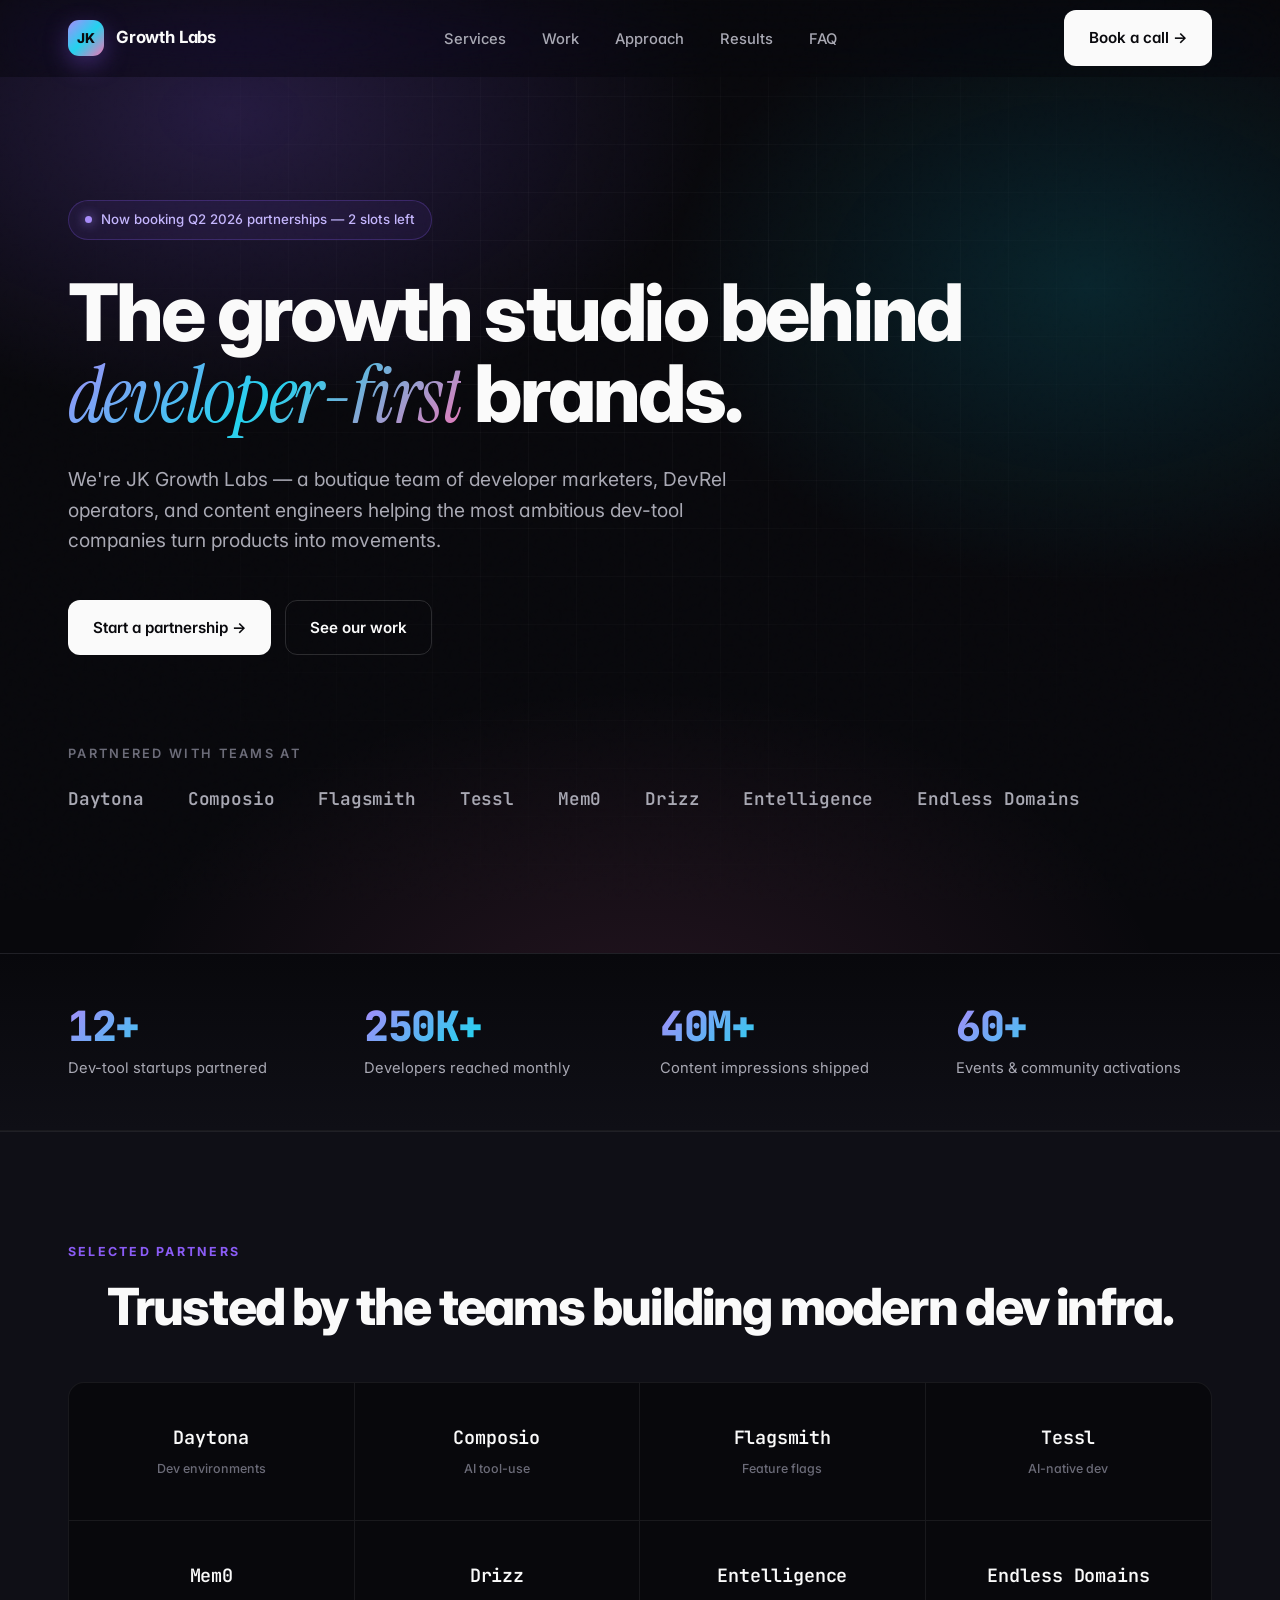
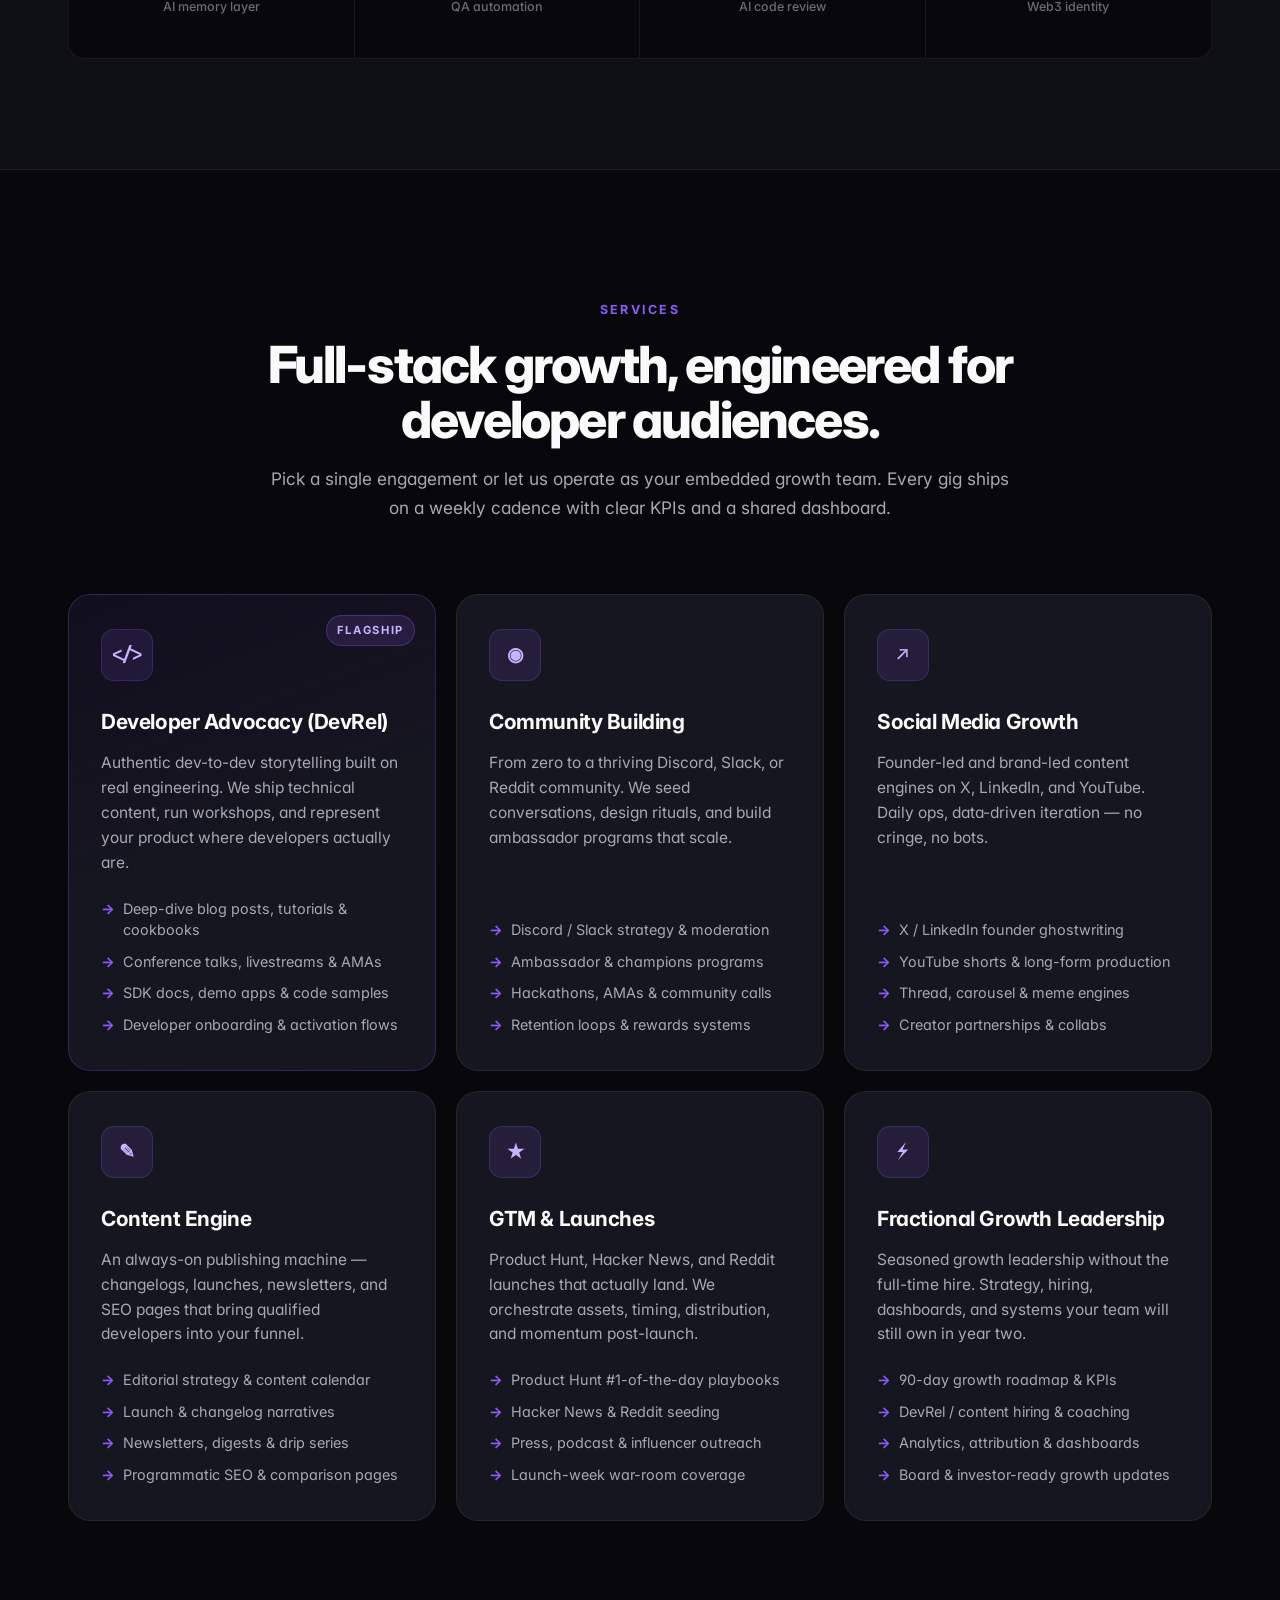
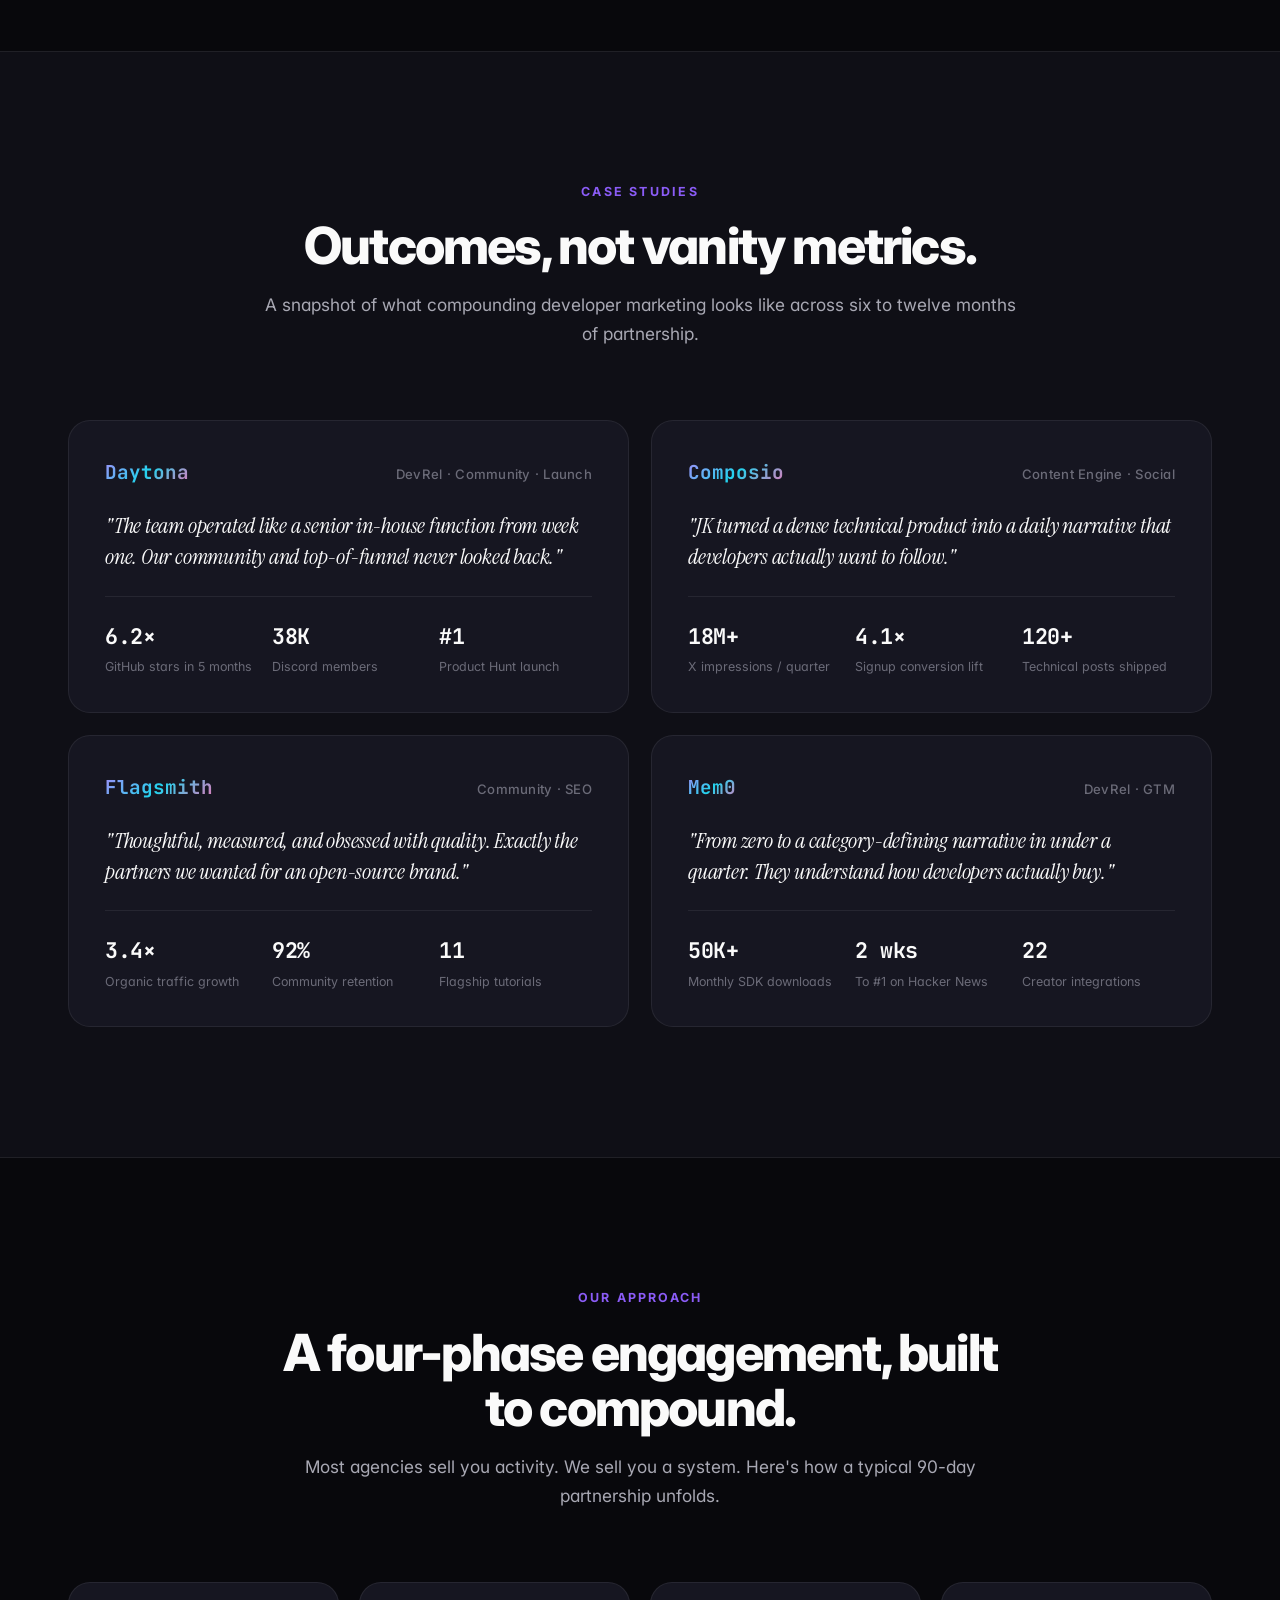
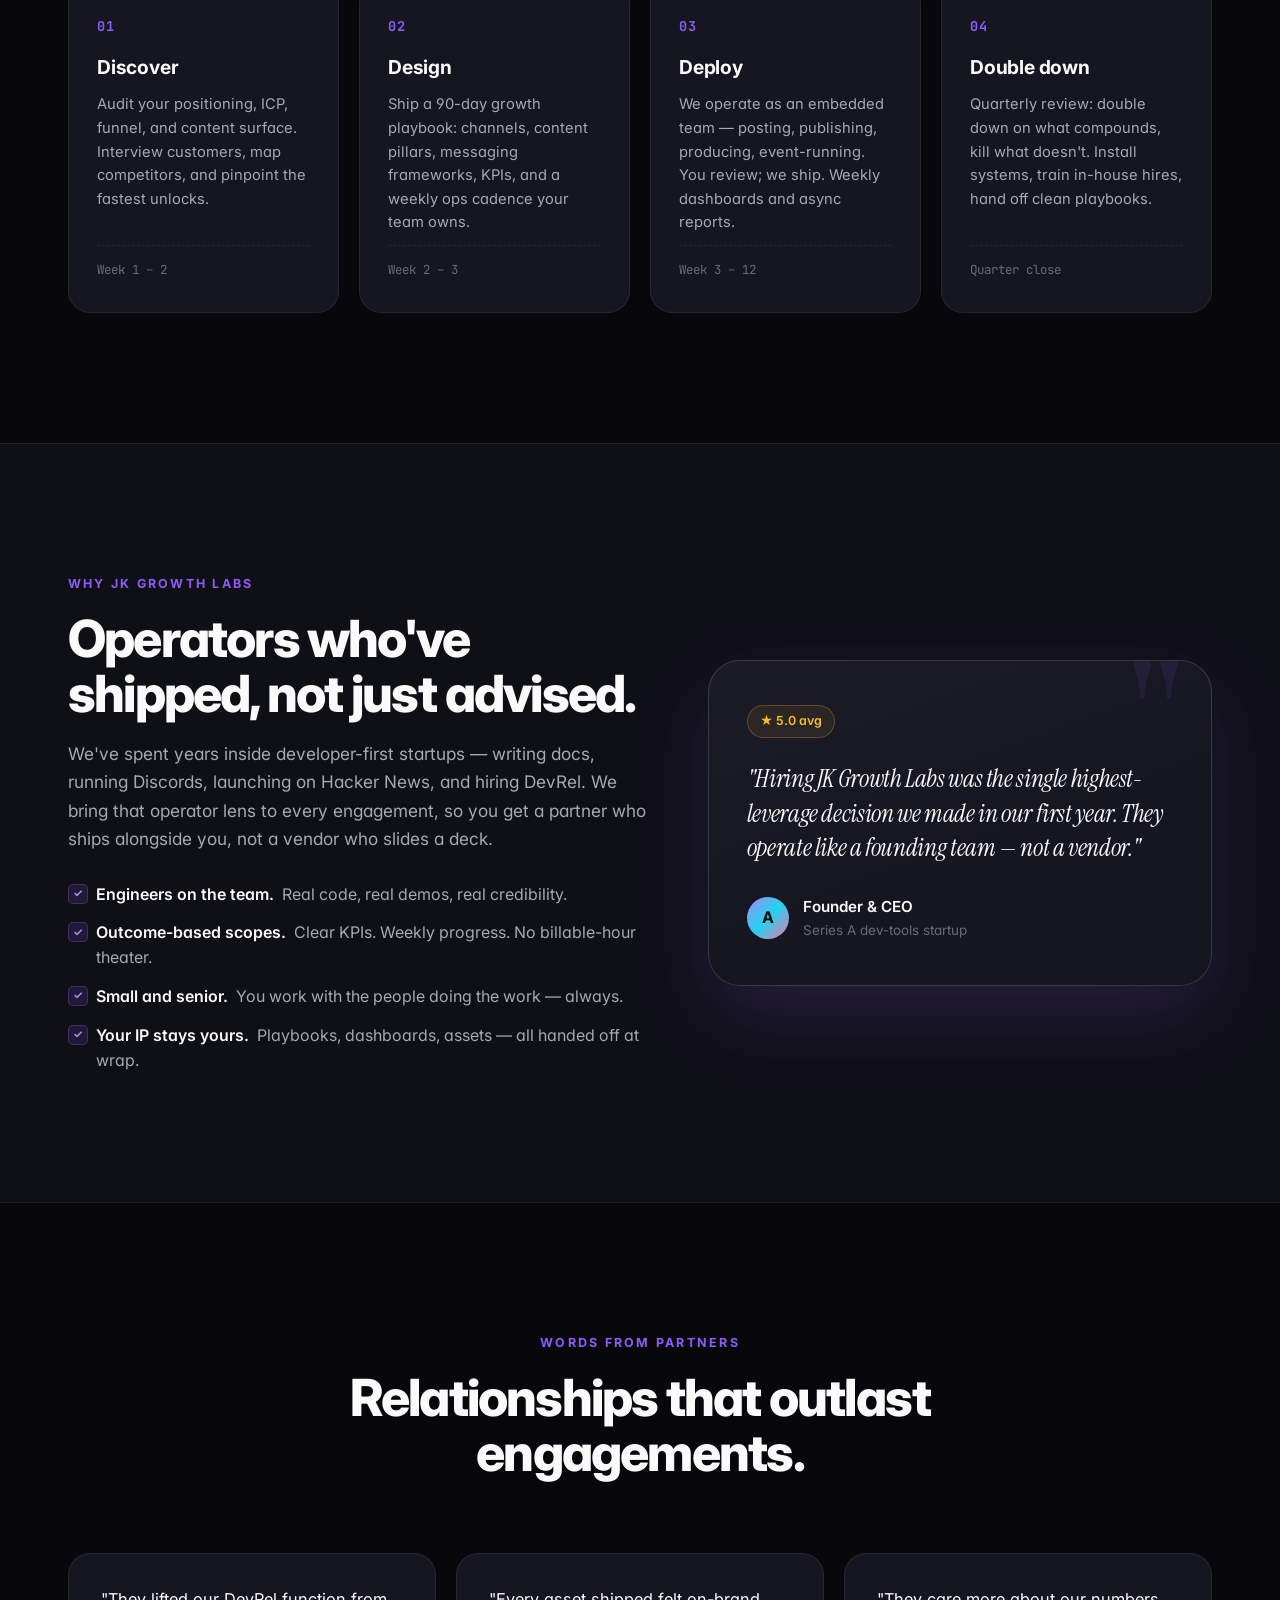
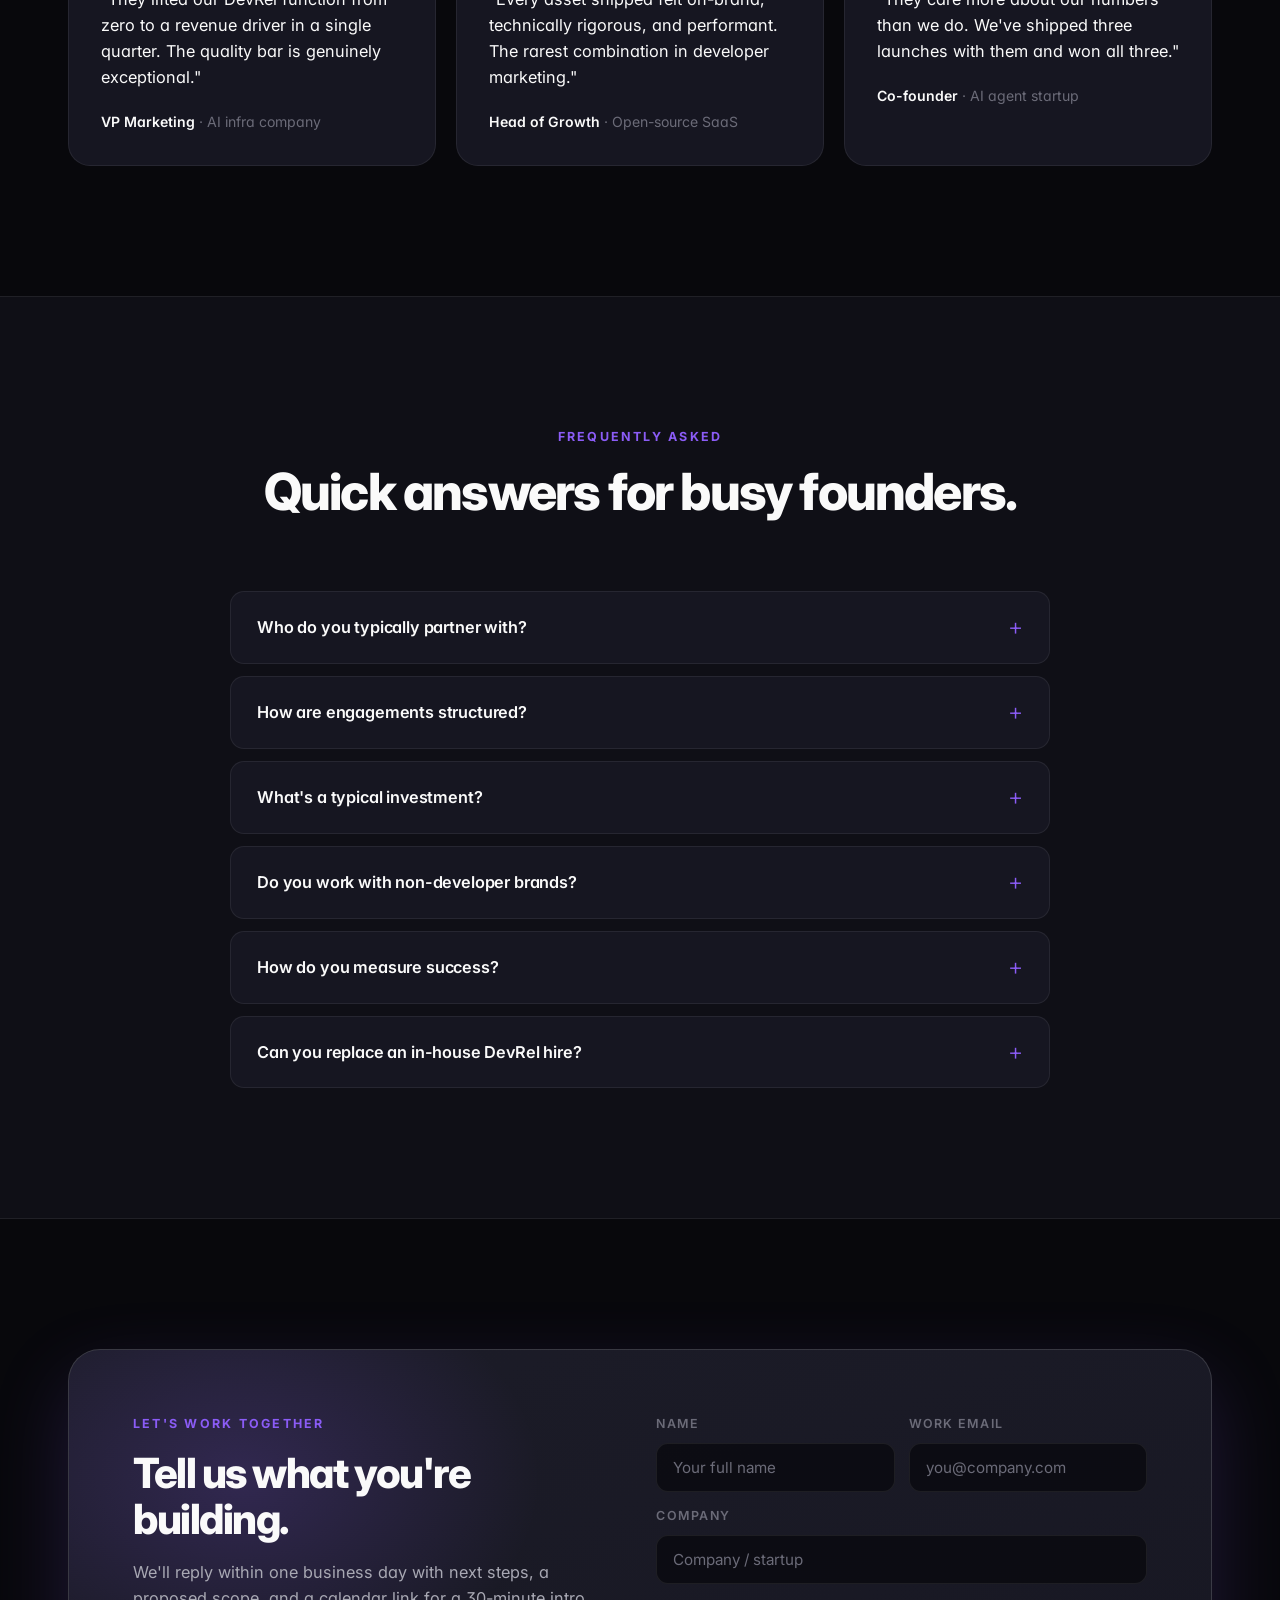
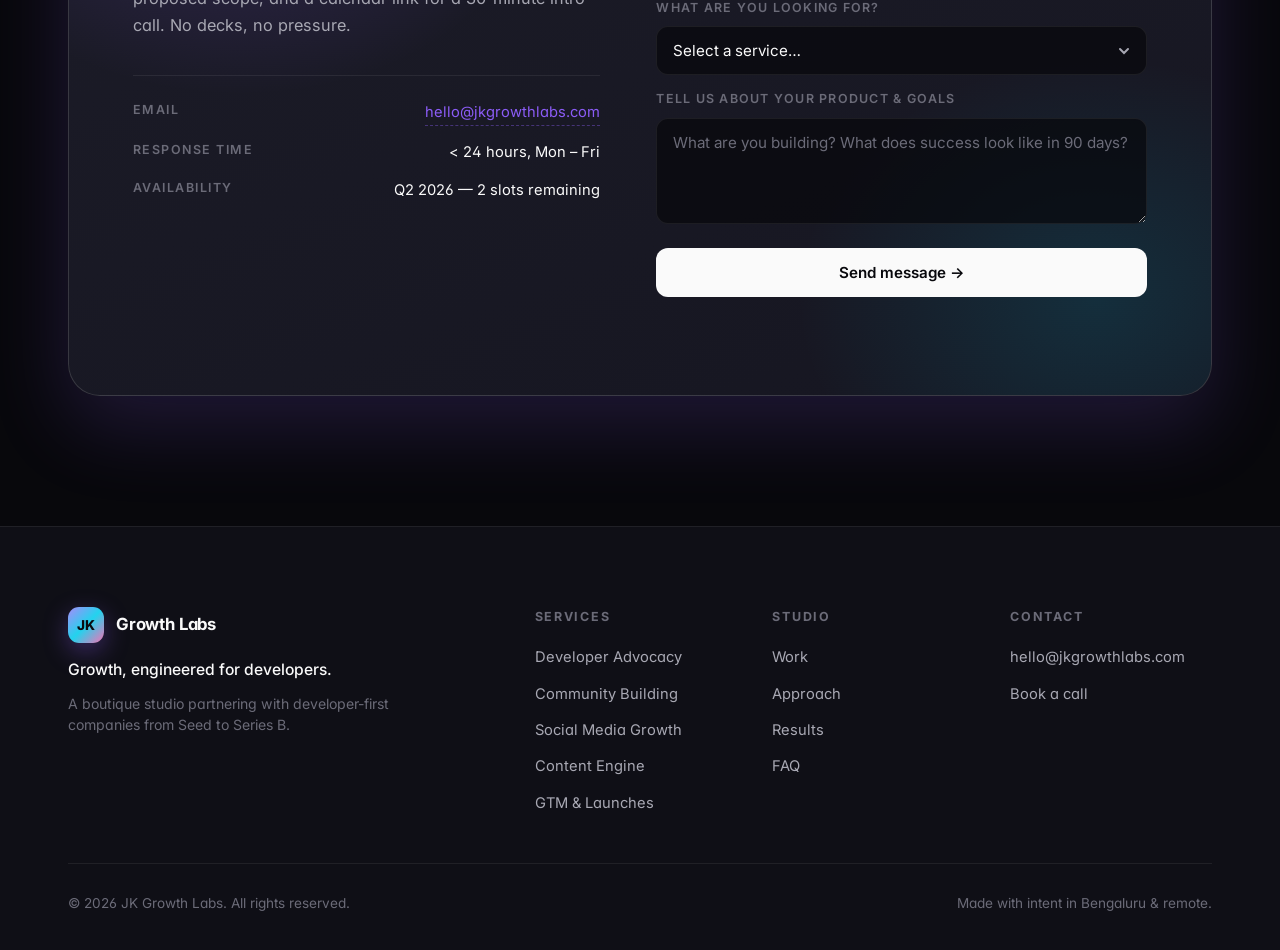
<file: index.html>
<!DOCTYPE html>
<html lang="en">
<head>
    <meta charset="UTF-8">
    <meta name="viewport" content="width=device-width, initial-scale=1.0">
    <title>JK Growth Labs — Developer Marketing, DevRel & Community Growth Studio</title>
    <meta name="description" content="JK Growth Labs is a boutique developer-marketing studio. We help dev-tool startups grow through Developer Advocacy, Community Building, and Social Media Growth. Trusted by Daytona, Composio, Flagsmith, Mem0, Tessl, and more.">
    <meta name="theme-color" content="#0a0a0f">
    <meta property="og:title" content="JK Growth Labs — Developer Marketing Studio">
    <meta property="og:description" content="We grow dev-tool startups through DevRel, community, and content that compounds.">
    <meta property="og:type" content="website">
    <link rel="preconnect" href="https://fonts.googleapis.com">
    <link rel="preconnect" href="https://fonts.gstatic.com" crossorigin>
    <link href="https://fonts.googleapis.com/css2?family=Inter:wght@400;500;600;700;800;900&family=JetBrains+Mono:wght@400;500;600&family=Instrument+Serif:ital@0;1&display=swap" rel="stylesheet">
    <link rel="stylesheet" href="styles.css">
    <link rel="icon" href="data:image/svg+xml,%3Csvg xmlns='http://www.w3.org/2000/svg' viewBox='0 0 100 100'%3E%3Crect width='100' height='100' rx='22' fill='%238b5cf6'/%3E%3Ctext x='50' y='66' text-anchor='middle' font-family='Inter' font-weight='800' font-size='46' fill='%230a0a0f'%3EJK%3C/text%3E%3C/svg%3E">
</head>
<body>
    <div class="noise"></div>

    <nav class="navbar" id="navbar">
        <div class="container nav-content">
            <a href="#home" class="logo">
                <span class="logo-mark">JK</span>
                <span class="logo-text">Growth Labs</span>
            </a>
            <ul class="nav-links">
                <li><a href="#services">Services</a></li>
                <li><a href="#work">Work</a></li>
                <li><a href="#approach">Approach</a></li>
                <li><a href="#results">Results</a></li>
                <li><a href="#faq">FAQ</a></li>
            </ul>
            <a href="#contact" class="btn btn-primary nav-cta">Book a call →</a>
            <button class="menu-toggle" aria-label="Menu">
                <span></span><span></span><span></span>
            </button>
        </div>
    </nav>

    <!-- HERO ------------------------------------------------------------ -->
    <section class="hero" id="home">
        <div class="hero-bg"></div>
        <div class="container">
            <div class="badge">
                <span class="badge-dot"></span>
                Now booking Q2 2026 partnerships — 2 slots left
            </div>
            <h1 class="hero-title">
                The growth studio behind <span class="gradient-text">developer-first</span> brands.
            </h1>
            <p class="hero-subtitle">
                We're JK Growth Labs — a boutique team of developer marketers, DevRel operators, and content engineers helping the most ambitious dev-tool companies turn products into movements.
            </p>
            <div class="hero-actions">
                <a href="#contact" class="btn btn-primary">Start a partnership →</a>
                <a href="#work" class="btn btn-ghost">See our work</a>
            </div>
            <div class="hero-trust">
                <span class="trust-label">Partnered with teams at</span>
                <div class="trust-logos">
                    <span>Daytona</span>
                    <span>Composio</span>
                    <span>Flagsmith</span>
                    <span>Tessl</span>
                    <span>Mem0</span>
                    <span>Drizz</span>
                    <span>Entelligence</span>
                    <span>Endless Domains</span>
                </div>
            </div>
        </div>
    </section>

    <!-- METRICS --------------------------------------------------------- -->
    <section class="metrics">
        <div class="container">
            <div class="metrics-grid">
                <div class="metric">
                    <div class="metric-value"><span data-target="12">0</span>+</div>
                    <div class="metric-label">Dev-tool startups partnered</div>
                </div>
                <div class="metric">
                    <div class="metric-value"><span data-target="250">0</span>K+</div>
                    <div class="metric-label">Developers reached monthly</div>
                </div>
                <div class="metric">
                    <div class="metric-value"><span data-target="40">0</span>M+</div>
                    <div class="metric-label">Content impressions shipped</div>
                </div>
                <div class="metric">
                    <div class="metric-value"><span data-target="60">0</span>+</div>
                    <div class="metric-label">Events & community activations</div>
                </div>
            </div>
        </div>
    </section>

    <!-- CLIENTS --------------------------------------------------------- -->
    <section class="clients" id="work">
        <div class="container">
            <p class="section-eyebrow">Selected partners</p>
            <h2 class="section-title center">Trusted by the teams building modern dev infra.</h2>
            <div class="logo-grid">
                <div class="logo-item"><span class="logo-name">Daytona</span><span class="logo-tag">Dev environments</span></div>
                <div class="logo-item"><span class="logo-name">Composio</span><span class="logo-tag">AI tool-use</span></div>
                <div class="logo-item"><span class="logo-name">Flagsmith</span><span class="logo-tag">Feature flags</span></div>
                <div class="logo-item"><span class="logo-name">Tessl</span><span class="logo-tag">AI-native dev</span></div>
                <div class="logo-item"><span class="logo-name">Mem0</span><span class="logo-tag">AI memory layer</span></div>
                <div class="logo-item"><span class="logo-name">Drizz</span><span class="logo-tag">QA automation</span></div>
                <div class="logo-item"><span class="logo-name">Entelligence</span><span class="logo-tag">AI code review</span></div>
                <div class="logo-item"><span class="logo-name">Endless Domains</span><span class="logo-tag">Web3 identity</span></div>
            </div>
        </div>
    </section>

    <!-- SERVICES -------------------------------------------------------- -->
    <section class="services" id="services">
        <div class="container">
            <div class="section-head">
                <p class="section-eyebrow">Services</p>
                <h2 class="section-title">Full-stack growth, engineered for developer audiences.</h2>
                <p class="section-sub">Pick a single engagement or let us operate as your embedded growth team. Every gig ships on a weekly cadence with clear KPIs and a shared dashboard.</p>
            </div>

            <div class="service-grid">
                <article class="service-card featured">
                    <div class="service-tag">Flagship</div>
                    <div class="service-icon">&lt;/&gt;</div>
                    <h3>Developer Advocacy (DevRel)</h3>
                    <p>Authentic dev-to-dev storytelling built on real engineering. We ship technical content, run workshops, and represent your product where developers actually are.</p>
                    <ul class="service-list">
                        <li>Deep-dive blog posts, tutorials & cookbooks</li>
                        <li>Conference talks, livestreams & AMAs</li>
                        <li>SDK docs, demo apps & code samples</li>
                        <li>Developer onboarding & activation flows</li>
                    </ul>
                </article>

                <article class="service-card">
                    <div class="service-icon">◉</div>
                    <h3>Community Building</h3>
                    <p>From zero to a thriving Discord, Slack, or Reddit community. We seed conversations, design rituals, and build ambassador programs that scale.</p>
                    <ul class="service-list">
                        <li>Discord / Slack strategy & moderation</li>
                        <li>Ambassador & champions programs</li>
                        <li>Hackathons, AMAs & community calls</li>
                        <li>Retention loops & rewards systems</li>
                    </ul>
                </article>

                <article class="service-card">
                    <div class="service-icon">↗</div>
                    <h3>Social Media Growth</h3>
                    <p>Founder-led and brand-led content engines on X, LinkedIn, and YouTube. Daily ops, data-driven iteration — no cringe, no bots.</p>
                    <ul class="service-list">
                        <li>X / LinkedIn founder ghostwriting</li>
                        <li>YouTube shorts & long-form production</li>
                        <li>Thread, carousel & meme engines</li>
                        <li>Creator partnerships & collabs</li>
                    </ul>
                </article>

                <article class="service-card">
                    <div class="service-icon">✎</div>
                    <h3>Content Engine</h3>
                    <p>An always-on publishing machine — changelogs, launches, newsletters, and SEO pages that bring qualified developers into your funnel.</p>
                    <ul class="service-list">
                        <li>Editorial strategy & content calendar</li>
                        <li>Launch & changelog narratives</li>
                        <li>Newsletters, digests & drip series</li>
                        <li>Programmatic SEO & comparison pages</li>
                    </ul>
                </article>

                <article class="service-card">
                    <div class="service-icon">★</div>
                    <h3>GTM & Launches</h3>
                    <p>Product Hunt, Hacker News, and Reddit launches that actually land. We orchestrate assets, timing, distribution, and momentum post-launch.</p>
                    <ul class="service-list">
                        <li>Product Hunt #1-of-the-day playbooks</li>
                        <li>Hacker News & Reddit seeding</li>
                        <li>Press, podcast & influencer outreach</li>
                        <li>Launch-week war-room coverage</li>
                    </ul>
                </article>

                <article class="service-card">
                    <div class="service-icon">⚡</div>
                    <h3>Fractional Growth Leadership</h3>
                    <p>Seasoned growth leadership without the full-time hire. Strategy, hiring, dashboards, and systems your team will still own in year two.</p>
                    <ul class="service-list">
                        <li>90-day growth roadmap & KPIs</li>
                        <li>DevRel / content hiring & coaching</li>
                        <li>Analytics, attribution & dashboards</li>
                        <li>Board & investor-ready growth updates</li>
                    </ul>
                </article>
            </div>
        </div>
    </section>

    <!-- CASE STUDIES ---------------------------------------------------- -->
    <section class="cases" id="results">
        <div class="container">
            <div class="section-head">
                <p class="section-eyebrow">Case studies</p>
                <h2 class="section-title">Outcomes, not vanity metrics.</h2>
                <p class="section-sub">A snapshot of what compounding developer marketing looks like across six to twelve months of partnership.</p>
            </div>

            <div class="case-grid">
                <article class="case-card">
                    <div class="case-head">
                        <div class="case-brand">Daytona</div>
                        <div class="case-scope">DevRel · Community · Launch</div>
                    </div>
                    <p class="case-quote">"The team operated like a senior in-house function from week one. Our community and top-of-funnel never looked back."</p>
                    <div class="case-stats">
                        <div><strong>6.2×</strong><span>GitHub stars in 5 months</span></div>
                        <div><strong>38K</strong><span>Discord members</span></div>
                        <div><strong>#1</strong><span>Product Hunt launch</span></div>
                    </div>
                </article>

                <article class="case-card">
                    <div class="case-head">
                        <div class="case-brand">Composio</div>
                        <div class="case-scope">Content Engine · Social</div>
                    </div>
                    <p class="case-quote">"JK turned a dense technical product into a daily narrative that developers actually want to follow."</p>
                    <div class="case-stats">
                        <div><strong>18M+</strong><span>X impressions / quarter</span></div>
                        <div><strong>4.1×</strong><span>Signup conversion lift</span></div>
                        <div><strong>120+</strong><span>Technical posts shipped</span></div>
                    </div>
                </article>

                <article class="case-card">
                    <div class="case-head">
                        <div class="case-brand">Flagsmith</div>
                        <div class="case-scope">Community · SEO</div>
                    </div>
                    <p class="case-quote">"Thoughtful, measured, and obsessed with quality. Exactly the partners we wanted for an open-source brand."</p>
                    <div class="case-stats">
                        <div><strong>3.4×</strong><span>Organic traffic growth</span></div>
                        <div><strong>92%</strong><span>Community retention</span></div>
                        <div><strong>11</strong><span>Flagship tutorials</span></div>
                    </div>
                </article>

                <article class="case-card">
                    <div class="case-head">
                        <div class="case-brand">Mem0</div>
                        <div class="case-scope">DevRel · GTM</div>
                    </div>
                    <p class="case-quote">"From zero to a category-defining narrative in under a quarter. They understand how developers actually buy."</p>
                    <div class="case-stats">
                        <div><strong>50K+</strong><span>Monthly SDK downloads</span></div>
                        <div><strong>2 wks</strong><span>To #1 on Hacker News</span></div>
                        <div><strong>22</strong><span>Creator integrations</span></div>
                    </div>
                </article>
            </div>
        </div>
    </section>

    <!-- APPROACH -------------------------------------------------------- -->
    <section class="approach" id="approach">
        <div class="container">
            <div class="section-head">
                <p class="section-eyebrow">Our approach</p>
                <h2 class="section-title">A four-phase engagement, built to compound.</h2>
                <p class="section-sub">Most agencies sell you activity. We sell you a system. Here's how a typical 90-day partnership unfolds.</p>
            </div>

            <div class="process-grid">
                <div class="process-step">
                    <div class="step-num">01</div>
                    <h4>Discover</h4>
                    <p>Audit your positioning, ICP, funnel, and content surface. Interview customers, map competitors, and pinpoint the fastest unlocks.</p>
                    <div class="step-meta">Week 1 – 2</div>
                </div>
                <div class="process-step">
                    <div class="step-num">02</div>
                    <h4>Design</h4>
                    <p>Ship a 90-day growth playbook: channels, content pillars, messaging frameworks, KPIs, and a weekly ops cadence your team owns.</p>
                    <div class="step-meta">Week 2 – 3</div>
                </div>
                <div class="process-step">
                    <div class="step-num">03</div>
                    <h4>Deploy</h4>
                    <p>We operate as an embedded team — posting, publishing, producing, event-running. You review; we ship. Weekly dashboards and async reports.</p>
                    <div class="step-meta">Week 3 – 12</div>
                </div>
                <div class="process-step">
                    <div class="step-num">04</div>
                    <h4>Double down</h4>
                    <p>Quarterly review: double down on what compounds, kill what doesn't. Install systems, train in-house hires, hand off clean playbooks.</p>
                    <div class="step-meta">Quarter close</div>
                </div>
            </div>
        </div>
    </section>

    <!-- WHY US ---------------------------------------------------------- -->
    <section class="why">
        <div class="container">
            <div class="why-grid">
                <div class="why-copy">
                    <p class="section-eyebrow">Why JK Growth Labs</p>
                    <h2 class="section-title">Operators who've shipped, not just advised.</h2>
                    <p class="section-sub left">
                        We've spent years inside developer-first startups — writing docs, running Discords, launching on Hacker News, and hiring DevRel. We bring that operator lens to every engagement, so you get a partner who ships alongside you, not a vendor who slides a deck.
                    </p>
                    <ul class="why-list">
                        <li><strong>Engineers on the team.</strong> Real code, real demos, real credibility.</li>
                        <li><strong>Outcome-based scopes.</strong> Clear KPIs. Weekly progress. No billable-hour theater.</li>
                        <li><strong>Small and senior.</strong> You work with the people doing the work — always.</li>
                        <li><strong>Your IP stays yours.</strong> Playbooks, dashboards, assets — all handed off at wrap.</li>
                    </ul>
                </div>
                <div class="why-card">
                    <div class="why-card-badge">★ 5.0 avg</div>
                    <blockquote>
                        "Hiring JK Growth Labs was the single highest-leverage decision we made in our first year. They operate like a founding team — not a vendor."
                    </blockquote>
                    <div class="why-card-attr">
                        <div class="attr-avatar">A</div>
                        <div>
                            <div class="attr-name">Founder &amp; CEO</div>
                            <div class="attr-role">Series A dev-tools startup</div>
                        </div>
                    </div>
                </div>
            </div>
        </div>
    </section>

    <!-- TESTIMONIALS --------------------------------------------------- -->
    <section class="testimonials">
        <div class="container">
            <div class="section-head">
                <p class="section-eyebrow">Words from partners</p>
                <h2 class="section-title">Relationships that outlast engagements.</h2>
            </div>
            <div class="testimonial-grid">
                <blockquote class="testimonial">
                    <p>"They lifted our DevRel function from zero to a revenue driver in a single quarter. The quality bar is genuinely exceptional."</p>
                    <footer><strong>VP Marketing</strong> · AI infra company</footer>
                </blockquote>
                <blockquote class="testimonial">
                    <p>"Every asset shipped felt on-brand, technically rigorous, and performant. The rarest combination in developer marketing."</p>
                    <footer><strong>Head of Growth</strong> · Open-source SaaS</footer>
                </blockquote>
                <blockquote class="testimonial">
                    <p>"They care more about our numbers than we do. We've shipped three launches with them and won all three."</p>
                    <footer><strong>Co-founder</strong> · AI agent startup</footer>
                </blockquote>
            </div>
        </div>
    </section>

    <!-- FAQ ------------------------------------------------------------- -->
    <section class="faq" id="faq">
        <div class="container">
            <div class="section-head">
                <p class="section-eyebrow">Frequently asked</p>
                <h2 class="section-title">Quick answers for busy founders.</h2>
            </div>
            <div class="faq-list">
                <details class="faq-item">
                    <summary>Who do you typically partner with?</summary>
                    <p>Seed to Series B developer-tool, AI infrastructure, and open-source companies. Teams of 10 – 80 with a product in market and a founder committed to distribution.</p>
                </details>
                <details class="faq-item">
                    <summary>How are engagements structured?</summary>
                    <p>We work on a monthly retainer with a 3-month minimum commitment and a fixed scope per quarter. Equity-light partnerships are available for exceptional early-stage teams.</p>
                </details>
                <details class="faq-item">
                    <summary>What's a typical investment?</summary>
                    <p>Single-service engagements start at $8k/month. Embedded growth-team engagements range $20–45k/month depending on scope, cadence, and team size. We scope transparently after discovery.</p>
                </details>
                <details class="faq-item">
                    <summary>Do you work with non-developer brands?</summary>
                    <p>Rarely. Our edge is dev-first context — protocols, SDKs, open source, AI infra. If your audience isn't developers, we'll happily refer you to studios who'd serve you better.</p>
                </details>
                <details class="faq-item">
                    <summary>How do you measure success?</summary>
                    <p>Every engagement defines 3 – 5 leading KPIs up front (e.g. qualified signups, community growth, share of voice, activation rate) with a shared dashboard updated weekly.</p>
                </details>
                <details class="faq-item">
                    <summary>Can you replace an in-house DevRel hire?</summary>
                    <p>Short-term, yes. Long-term we aim to make ourselves replaceable — helping you hire, onboard, and train your in-house team so systems survive the handoff.</p>
                </details>
            </div>
        </div>
    </section>

    <!-- CTA -------------------------------------------------------------- -->
    <section class="cta" id="contact">
        <div class="container">
            <div class="cta-card">
                <div class="cta-grid">
                    <div class="cta-copy">
                        <p class="section-eyebrow left">Let's work together</p>
                        <h2>Tell us what you're building.</h2>
                        <p class="cta-sub">We'll reply within one business day with next steps, a proposed scope, and a calendar link for a 30-minute intro call. No decks, no pressure.</p>
                        <div class="cta-meta">
                            <div class="meta-row"><span class="meta-label">Email</span><a href="mailto:hello@jkgrowthlabs.com">hello@jkgrowthlabs.com</a></div>
                            <div class="meta-row"><span class="meta-label">Response time</span><span>&lt; 24 hours, Mon – Fri</span></div>
                            <div class="meta-row"><span class="meta-label">Availability</span><span>Q2 2026 — 2 slots remaining</span></div>
                        </div>
                    </div>
                    <form class="contact-form" id="contactForm" novalidate>
                        <div class="form-row">
                            <label>
                                <span>Name</span>
                                <input type="text" name="name" placeholder="Your full name" required>
                            </label>
                            <label>
                                <span>Work email</span>
                                <input type="email" name="email" placeholder="you@company.com" required>
                            </label>
                        </div>
                        <label>
                            <span>Company</span>
                            <input type="text" name="company" placeholder="Company / startup" required>
                        </label>
                        <label>
                            <span>What are you looking for?</span>
                            <select name="interest" required>
                                <option value="">Select a service…</option>
                                <option>Developer Advocacy (DevRel)</option>
                                <option>Community Building</option>
                                <option>Social Media Growth</option>
                                <option>Content Engine</option>
                                <option>GTM & Launches</option>
                                <option>Fractional Growth Leadership</option>
                                <option>Full embedded engagement</option>
                            </select>
                        </label>
                        <label>
                            <span>Tell us about your product &amp; goals</span>
                            <textarea name="message" rows="4" placeholder="What are you building? What does success look like in 90 days?" required></textarea>
                        </label>
                        <button type="submit" class="btn btn-primary">Send message →</button>
                        <p class="form-status" id="formStatus" role="status"></p>
                    </form>
                </div>
            </div>
        </div>
    </section>

    <!-- FOOTER ---------------------------------------------------------- -->
    <footer class="footer">
        <div class="container">
            <div class="footer-top">
                <div class="footer-brand">
                    <div class="logo">
                        <span class="logo-mark">JK</span>
                        <span class="logo-text">Growth Labs</span>
                    </div>
                    <p class="footer-tag">Growth, engineered for developers.</p>
                    <p class="footer-blurb">A boutique studio partnering with developer-first companies from Seed to Series B.</p>
                </div>
                <div class="footer-cols">
                    <div class="footer-col">
                        <h5>Services</h5>
                        <a href="#services">Developer Advocacy</a>
                        <a href="#services">Community Building</a>
                        <a href="#services">Social Media Growth</a>
                        <a href="#services">Content Engine</a>
                        <a href="#services">GTM &amp; Launches</a>
                    </div>
                    <div class="footer-col">
                        <h5>Studio</h5>
                        <a href="#work">Work</a>
                        <a href="#approach">Approach</a>
                        <a href="#results">Results</a>
                        <a href="#faq">FAQ</a>
                    </div>
                    <div class="footer-col">
                        <h5>Contact</h5>
                        <a href="mailto:hello@jkgrowthlabs.com">hello@jkgrowthlabs.com</a>
                        <a href="#contact">Book a call</a>
                    </div>
                </div>
            </div>
            <div class="footer-bottom">
                <span class="footer-copy">© <span id="year"></span> JK Growth Labs. All rights reserved.</span>
                <span class="footer-copy">Made with intent in Bengaluru &amp; remote.</span>
            </div>
        </div>
    </footer>

    <a href="#contact" class="float-cta" aria-label="Book a call">
        <span>Book a call</span>
        <span class="float-arrow">→</span>
    </a>

    <script src="script.js"></script>
</body>
</html>
</file>
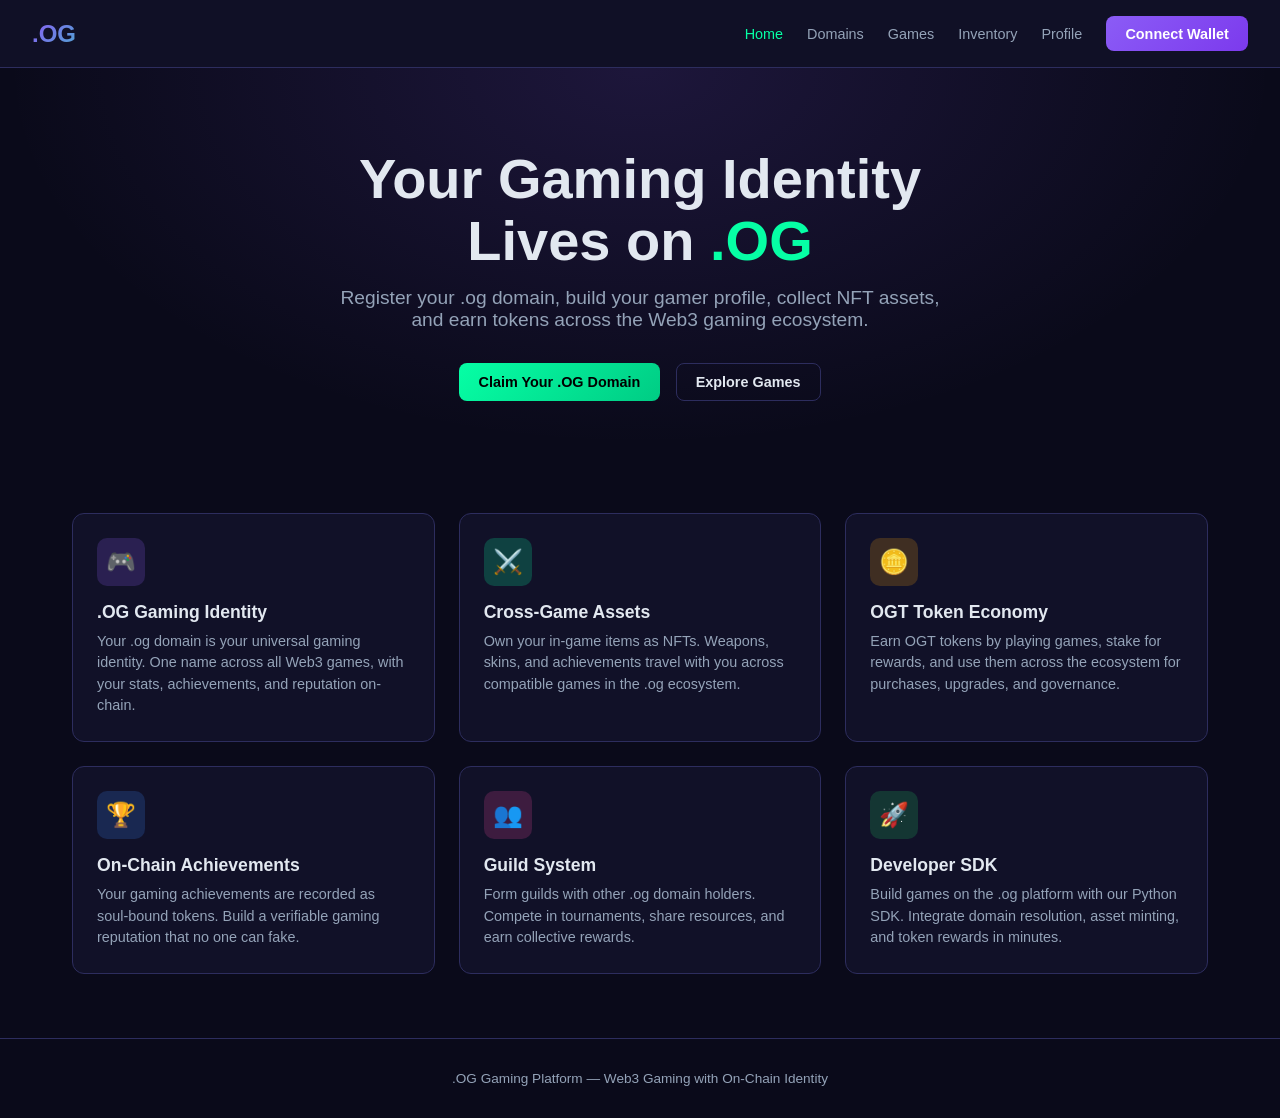
<file: web3_gaming/frontend/index.html>
<!DOCTYPE html>
<html lang="en">
<head>
    <meta charset="UTF-8">
    <meta name="viewport" content="width=device-width, initial-scale=1.0">
    <title>.OG Gaming - Web3 Gaming Platform</title>
    <style>
        :root {
            --primary: #8b5cf6;
            --primary-dark: #7c3aed;
            --accent: #06ffa5;
            --bg: #0a0a1a;
            --bg-card: #111128;
            --bg-card-hover: #1a1a3e;
            --text: #e2e8f0;
            --text-dim: #94a3b8;
            --border: #2d2d5e;
            --danger: #ef4444;
            --success: #22c55e;
            --gold: #f59e0b;
        }

        * { margin: 0; padding: 0; box-sizing: border-box; }

        body {
            font-family: 'Inter', -apple-system, BlinkMacSystemFont, sans-serif;
            background: var(--bg);
            color: var(--text);
            min-height: 100vh;
        }

        /* Navbar */
        nav {
            display: flex;
            justify-content: space-between;
            align-items: center;
            padding: 1rem 2rem;
            background: rgba(17, 17, 40, 0.95);
            border-bottom: 1px solid var(--border);
            backdrop-filter: blur(10px);
            position: sticky;
            top: 0;
            z-index: 100;
        }

        .logo {
            font-size: 1.5rem;
            font-weight: 800;
            background: linear-gradient(135deg, var(--primary), var(--accent));
            -webkit-background-clip: text;
            -webkit-text-fill-color: transparent;
        }

        .logo span { font-weight: 400; opacity: 0.8; }

        .nav-links { display: flex; gap: 1.5rem; align-items: center; }

        .nav-links a {
            color: var(--text-dim);
            text-decoration: none;
            font-size: 0.9rem;
            transition: color 0.2s;
            cursor: pointer;
        }

        .nav-links a:hover, .nav-links a.active { color: var(--accent); }

        .btn {
            padding: 0.6rem 1.2rem;
            border: none;
            border-radius: 8px;
            font-size: 0.9rem;
            font-weight: 600;
            cursor: pointer;
            transition: all 0.2s;
        }

        .btn-primary {
            background: linear-gradient(135deg, var(--primary), var(--primary-dark));
            color: white;
        }

        .btn-primary:hover { transform: translateY(-1px); box-shadow: 0 4px 15px rgba(139, 92, 246, 0.4); }

        .btn-accent {
            background: linear-gradient(135deg, var(--accent), #00cc84);
            color: #000;
        }

        .btn-accent:hover { transform: translateY(-1px); box-shadow: 0 4px 15px rgba(6, 255, 165, 0.3); }

        .btn-outline {
            background: transparent;
            border: 1px solid var(--border);
            color: var(--text);
        }

        .btn-outline:hover { border-color: var(--primary); }

        /* Hero */
        .hero {
            text-align: center;
            padding: 5rem 2rem 3rem;
            background: radial-gradient(ellipse at center top, rgba(139, 92, 246, 0.15), transparent 70%);
        }

        .hero h1 {
            font-size: 3.5rem;
            font-weight: 800;
            margin-bottom: 1rem;
            line-height: 1.1;
        }

        .hero h1 .og { color: var(--accent); }

        .hero p { color: var(--text-dim); font-size: 1.2rem; max-width: 600px; margin: 0 auto 2rem; }

        .hero-actions { display: flex; gap: 1rem; justify-content: center; flex-wrap: wrap; }

        /* Sections */
        .section { padding: 4rem 2rem; max-width: 1200px; margin: 0 auto; }

        .section-title {
            font-size: 2rem;
            font-weight: 700;
            margin-bottom: 0.5rem;
        }

        .section-subtitle {
            color: var(--text-dim);
            margin-bottom: 2rem;
        }

        /* Domain Search */
        .domain-search {
            max-width: 600px;
            margin: 0 auto 3rem;
            position: relative;
        }

        .domain-search input {
            width: 100%;
            padding: 1rem 1.5rem;
            padding-right: 120px;
            background: var(--bg-card);
            border: 2px solid var(--border);
            border-radius: 12px;
            color: var(--text);
            font-size: 1.1rem;
            outline: none;
            transition: border-color 0.2s;
        }

        .domain-search input:focus { border-color: var(--primary); }

        .domain-search .suffix {
            position: absolute;
            right: 100px;
            top: 50%;
            transform: translateY(-50%);
            color: var(--accent);
            font-weight: 700;
            font-size: 1.1rem;
        }

        .domain-search button {
            position: absolute;
            right: 6px;
            top: 6px;
            bottom: 6px;
            padding: 0 1.2rem;
            border-radius: 8px;
        }

        #domain-result {
            margin-top: 1rem;
            padding: 1rem;
            border-radius: 8px;
            display: none;
        }

        #domain-result.available {
            display: block;
            background: rgba(34, 197, 94, 0.1);
            border: 1px solid var(--success);
            color: var(--success);
        }

        #domain-result.taken {
            display: block;
            background: rgba(239, 68, 68, 0.1);
            border: 1px solid var(--danger);
            color: var(--danger);
        }

        /* Cards grid */
        .card-grid {
            display: grid;
            grid-template-columns: repeat(auto-fill, minmax(300px, 1fr));
            gap: 1.5rem;
        }

        .card {
            background: var(--bg-card);
            border: 1px solid var(--border);
            border-radius: 12px;
            padding: 1.5rem;
            transition: all 0.2s;
        }

        .card:hover {
            background: var(--bg-card-hover);
            transform: translateY(-2px);
            box-shadow: 0 8px 25px rgba(0, 0, 0, 0.3);
        }

        .card-icon {
            width: 48px;
            height: 48px;
            border-radius: 10px;
            display: flex;
            align-items: center;
            justify-content: center;
            font-size: 1.5rem;
            margin-bottom: 1rem;
        }

        .card h3 { font-size: 1.1rem; margin-bottom: 0.5rem; }
        .card p { color: var(--text-dim); font-size: 0.9rem; line-height: 1.5; }

        /* Profile Section */
        .profile-card {
            background: var(--bg-card);
            border: 1px solid var(--border);
            border-radius: 16px;
            padding: 2rem;
            max-width: 500px;
            margin: 0 auto;
        }

        .profile-header { display: flex; align-items: center; gap: 1rem; margin-bottom: 1.5rem; }

        .profile-avatar {
            width: 64px;
            height: 64px;
            border-radius: 50%;
            background: linear-gradient(135deg, var(--primary), var(--accent));
            display: flex;
            align-items: center;
            justify-content: center;
            font-size: 1.5rem;
            font-weight: 700;
        }

        .profile-name { font-size: 1.3rem; font-weight: 700; }
        .profile-domain { color: var(--accent); font-size: 0.9rem; }

        .stats-grid {
            display: grid;
            grid-template-columns: repeat(3, 1fr);
            gap: 1rem;
            margin-bottom: 1.5rem;
        }

        .stat {
            text-align: center;
            padding: 1rem;
            background: rgba(139, 92, 246, 0.1);
            border-radius: 10px;
        }

        .stat-value { font-size: 1.5rem; font-weight: 700; color: var(--accent); }
        .stat-label { font-size: 0.75rem; color: var(--text-dim); margin-top: 0.25rem; }

        /* Games List */
        .game-item {
            display: flex;
            align-items: center;
            gap: 1rem;
            padding: 1rem;
            background: var(--bg-card);
            border: 1px solid var(--border);
            border-radius: 10px;
            margin-bottom: 0.75rem;
            transition: all 0.2s;
        }

        .game-item:hover { border-color: var(--primary); background: var(--bg-card-hover); }

        .game-icon {
            width: 50px;
            height: 50px;
            border-radius: 10px;
            display: flex;
            align-items: center;
            justify-content: center;
            font-size: 1.5rem;
        }

        .game-info { flex: 1; }
        .game-info h4 { font-size: 1rem; margin-bottom: 0.2rem; }
        .game-info p { font-size: 0.8rem; color: var(--text-dim); }
        .game-players { color: var(--accent); font-size: 0.85rem; font-weight: 600; }

        /* Inventory */
        .inventory-grid {
            display: grid;
            grid-template-columns: repeat(auto-fill, minmax(180px, 1fr));
            gap: 1rem;
        }

        .item-card {
            background: var(--bg-card);
            border: 1px solid var(--border);
            border-radius: 10px;
            padding: 1rem;
            text-align: center;
            transition: all 0.2s;
        }

        .item-card:hover { border-color: var(--gold); transform: scale(1.02); }

        .item-icon { font-size: 2.5rem; margin-bottom: 0.5rem; }
        .item-name { font-weight: 600; font-size: 0.9rem; }

        .rarity-common { border-left: 3px solid #9ca3af; }
        .rarity-uncommon { border-left: 3px solid #22c55e; }
        .rarity-rare { border-left: 3px solid #3b82f6; }
        .rarity-epic { border-left: 3px solid #a855f7; }
        .rarity-legendary { border-left: 3px solid #f59e0b; }

        .rarity-tag {
            font-size: 0.7rem;
            padding: 0.15rem 0.5rem;
            border-radius: 4px;
            display: inline-block;
            margin-top: 0.3rem;
        }

        /* Token Section */
        .token-panel {
            background: var(--bg-card);
            border: 1px solid var(--border);
            border-radius: 16px;
            padding: 2rem;
            max-width: 500px;
            margin: 0 auto;
        }

        .token-balance {
            text-align: center;
            padding: 1.5rem;
            background: linear-gradient(135deg, rgba(139, 92, 246, 0.2), rgba(6, 255, 165, 0.1));
            border-radius: 12px;
            margin-bottom: 1.5rem;
        }

        .token-amount { font-size: 2.5rem; font-weight: 800; }
        .token-symbol { color: var(--accent); }

        .token-actions { display: flex; gap: 0.75rem; }
        .token-actions .btn { flex: 1; }

        /* Tabs */
        .tabs { display: flex; gap: 0; margin-bottom: 2rem; border-bottom: 1px solid var(--border); }

        .tab {
            padding: 0.75rem 1.5rem;
            background: none;
            border: none;
            color: var(--text-dim);
            font-size: 0.9rem;
            cursor: pointer;
            border-bottom: 2px solid transparent;
            transition: all 0.2s;
        }

        .tab.active { color: var(--accent); border-bottom-color: var(--accent); }
        .tab:hover { color: var(--text); }

        .tab-content { display: none; }
        .tab-content.active { display: block; }

        /* Connect Wallet Modal */
        .modal-overlay {
            display: none;
            position: fixed;
            inset: 0;
            background: rgba(0, 0, 0, 0.7);
            z-index: 200;
            align-items: center;
            justify-content: center;
        }

        .modal-overlay.active { display: flex; }

        .modal {
            background: var(--bg-card);
            border: 1px solid var(--border);
            border-radius: 16px;
            padding: 2rem;
            max-width: 400px;
            width: 90%;
        }

        .modal h2 { margin-bottom: 1rem; }

        .wallet-option {
            display: flex;
            align-items: center;
            gap: 1rem;
            padding: 1rem;
            border: 1px solid var(--border);
            border-radius: 10px;
            margin-bottom: 0.75rem;
            cursor: pointer;
            transition: all 0.2s;
        }

        .wallet-option:hover { border-color: var(--primary); background: rgba(139, 92, 246, 0.1); }
        .wallet-option span { font-size: 1.5rem; }

        /* Footer */
        footer {
            text-align: center;
            padding: 2rem;
            border-top: 1px solid var(--border);
            color: var(--text-dim);
            font-size: 0.85rem;
        }

        /* Page sections hidden by default */
        .page { display: none; }
        .page.active { display: block; }

        @media (max-width: 768px) {
            .hero h1 { font-size: 2rem; }
            .stats-grid { grid-template-columns: repeat(2, 1fr); }
            .card-grid { grid-template-columns: 1fr; }
        }
    </style>
</head>
<body>

<nav>
    <div class="logo">.OG <span>Gaming</span></div>
    <div class="nav-links">
        <a onclick="showPage('home')" class="active" id="nav-home">Home</a>
        <a onclick="showPage('domains')" id="nav-domains">Domains</a>
        <a onclick="showPage('games')" id="nav-games">Games</a>
        <a onclick="showPage('inventory')" id="nav-inventory">Inventory</a>
        <a onclick="showPage('profile')" id="nav-profile">Profile</a>
        <button class="btn btn-primary" id="connect-btn" onclick="openConnectModal()">Connect Wallet</button>
    </div>
</nav>

<!-- Home Page -->
<div id="page-home" class="page active">
    <section class="hero">
        <h1>Your Gaming Identity<br>Lives on <span class="og">.OG</span></h1>
        <p>Register your .og domain, build your gamer profile, collect NFT assets, and earn tokens across the Web3 gaming ecosystem.</p>
        <div class="hero-actions">
            <button class="btn btn-accent" onclick="showPage('domains')">Claim Your .OG Domain</button>
            <button class="btn btn-outline" onclick="showPage('games')">Explore Games</button>
        </div>
    </section>

    <section class="section">
        <div class="card-grid">
            <div class="card">
                <div class="card-icon" style="background: rgba(139, 92, 246, 0.2);">&#127918;</div>
                <h3>.OG Gaming Identity</h3>
                <p>Your .og domain is your universal gaming identity. One name across all Web3 games, with your stats, achievements, and reputation on-chain.</p>
            </div>
            <div class="card">
                <div class="card-icon" style="background: rgba(6, 255, 165, 0.2);">&#9876;&#65039;</div>
                <h3>Cross-Game Assets</h3>
                <p>Own your in-game items as NFTs. Weapons, skins, and achievements travel with you across compatible games in the .og ecosystem.</p>
            </div>
            <div class="card">
                <div class="card-icon" style="background: rgba(245, 158, 11, 0.2);">&#129689;</div>
                <h3>OGT Token Economy</h3>
                <p>Earn OGT tokens by playing games, stake for rewards, and use them across the ecosystem for purchases, upgrades, and governance.</p>
            </div>
            <div class="card">
                <div class="card-icon" style="background: rgba(59, 130, 246, 0.2);">&#127942;</div>
                <h3>On-Chain Achievements</h3>
                <p>Your gaming achievements are recorded as soul-bound tokens. Build a verifiable gaming reputation that no one can fake.</p>
            </div>
            <div class="card">
                <div class="card-icon" style="background: rgba(236, 72, 153, 0.2);">&#128101;</div>
                <h3>Guild System</h3>
                <p>Form guilds with other .og domain holders. Compete in tournaments, share resources, and earn collective rewards.</p>
            </div>
            <div class="card">
                <div class="card-icon" style="background: rgba(34, 197, 94, 0.2);">&#128640;</div>
                <h3>Developer SDK</h3>
                <p>Build games on the .og platform with our Python SDK. Integrate domain resolution, asset minting, and token rewards in minutes.</p>
            </div>
        </div>
    </section>
</div>

<!-- Domains Page -->
<div id="page-domains" class="page">
    <section class="section">
        <h2 class="section-title">Register Your .OG Domain</h2>
        <p class="section-subtitle">Claim your unique gaming identity on the blockchain</p>

        <div class="domain-search">
            <input type="text" id="domain-input" placeholder="Search for your name..." oninput="checkDomain()">
            <span class="suffix">.og</span>
            <button class="btn btn-accent" onclick="registerDomain()">Register</button>
        </div>
        <div id="domain-result"></div>

        <h3 style="margin-bottom: 1rem;">Pricing</h3>
        <div class="card-grid">
            <div class="card">
                <h3>3-4 Characters</h3>
                <p style="font-size: 1.5rem; color: var(--accent); font-weight: 700;">0.05 ETH<span style="font-size: 0.8rem; color: var(--text-dim);">/year</span></p>
                <p>Premium short names for top gamers</p>
            </div>
            <div class="card">
                <h3>5-7 Characters</h3>
                <p style="font-size: 1.5rem; color: var(--accent); font-weight: 700;">0.01 ETH<span style="font-size: 0.8rem; color: var(--text-dim);">/year</span></p>
                <p>Standard gaming identities</p>
            </div>
            <div class="card">
                <h3>8+ Characters</h3>
                <p style="font-size: 1.5rem; color: var(--accent); font-weight: 700;">0.005 ETH<span style="font-size: 0.8rem; color: var(--text-dim);">/year</span></p>
                <p>Longer names, lower price</p>
            </div>
        </div>

        <div style="margin-top: 2rem;">
            <h3 style="margin-bottom: 1rem;">Your Domains</h3>
            <div id="my-domains">
                <p style="color: var(--text-dim);">Connect your wallet to view your .og domains</p>
            </div>
        </div>
    </section>
</div>

<!-- Games Page -->
<div id="page-games" class="page">
    <section class="section">
        <h2 class="section-title">Games</h2>
        <p class="section-subtitle">Play, earn, and collect across the .og gaming ecosystem</p>

        <div class="tabs">
            <button class="tab active" onclick="switchGameTab('featured')">Featured</button>
            <button class="tab" onclick="switchGameTab('all')">All Games</button>
            <button class="tab" onclick="switchGameTab('upcoming')">Upcoming</button>
        </div>

        <div id="games-featured" class="tab-content active">
            <div class="game-item">
                <div class="game-icon" style="background: linear-gradient(135deg, #ef4444, #b91c1c);">&#9876;&#65039;</div>
                <div class="game-info">
                    <h4>OG Battle Arena</h4>
                    <p>PvP battle royale with .og identity integration. Win matches to earn rare NFT weapons and OGT rewards.</p>
                </div>
                <span class="game-players">12.4k playing</span>
            </div>
            <div class="game-item">
                <div class="game-icon" style="background: linear-gradient(135deg, #3b82f6, #1d4ed8);">&#127757;</div>
                <div class="game-info">
                    <h4>OG World Builder</h4>
                    <p>Build and trade virtual land parcels. Your .og domain is your plot address in the metaverse.</p>
                </div>
                <span class="game-players">8.2k playing</span>
            </div>
            <div class="game-item">
                <div class="game-icon" style="background: linear-gradient(135deg, #f59e0b, #d97706);">&#127922;</div>
                <div class="game-info">
                    <h4>OG Racing League</h4>
                    <p>High-speed racing with NFT vehicles. Customize your ride and race for OGT prizes.</p>
                </div>
                <span class="game-players">5.7k playing</span>
            </div>
            <div class="game-item">
                <div class="game-icon" style="background: linear-gradient(135deg, #8b5cf6, #6d28d9);">&#128051;</div>
                <div class="game-info">
                    <h4>OG Pet Champions</h4>
                    <p>Collect, breed, and battle digital creatures. Each pet is a unique NFT tied to your .og profile.</p>
                </div>
                <span class="game-players">3.1k playing</span>
            </div>
        </div>

        <div id="games-all" class="tab-content">
            <p style="color: var(--text-dim); padding: 2rem; text-align: center;">All games catalog loading...</p>
        </div>
        <div id="games-upcoming" class="tab-content">
            <p style="color: var(--text-dim); padding: 2rem; text-align: center;">Upcoming games will be announced soon.</p>
        </div>
    </section>
</div>

<!-- Inventory Page -->
<div id="page-inventory" class="page">
    <section class="section">
        <h2 class="section-title">Your Inventory</h2>
        <p class="section-subtitle">Game assets, achievements, and collectibles</p>

        <div class="inventory-grid" id="inventory-grid">
            <div class="item-card rarity-legendary">
                <div class="item-icon">&#9876;&#65039;</div>
                <div class="item-name">Void Slayer</div>
                <span class="rarity-tag" style="background: rgba(245, 158, 11, 0.2); color: var(--gold);">Legendary</span>
                <p style="font-size: 0.75rem; color: var(--text-dim); margin-top: 0.3rem;">Power: 95</p>
            </div>
            <div class="item-card rarity-epic">
                <div class="item-icon">&#128737;</div>
                <div class="item-name">Shadow Armor</div>
                <span class="rarity-tag" style="background: rgba(168, 85, 247, 0.2); color: #a855f7;">Epic</span>
                <p style="font-size: 0.75rem; color: var(--text-dim); margin-top: 0.3rem;">Power: 78</p>
            </div>
            <div class="item-card rarity-rare">
                <div class="item-icon">&#127775;</div>
                <div class="item-name">Speed Boost</div>
                <span class="rarity-tag" style="background: rgba(59, 130, 246, 0.2); color: #3b82f6;">Rare</span>
                <p style="font-size: 0.75rem; color: var(--text-dim); margin-top: 0.3rem;">Consumable</p>
            </div>
            <div class="item-card rarity-uncommon">
                <div class="item-icon">&#127942;</div>
                <div class="item-name">First Victory</div>
                <span class="rarity-tag" style="background: rgba(34, 197, 94, 0.2); color: #22c55e;">Achievement</span>
                <p style="font-size: 0.75rem; color: var(--text-dim); margin-top: 0.3rem;">Soul-bound</p>
            </div>
            <div class="item-card rarity-epic">
                <div class="item-icon">&#128663;</div>
                <div class="item-name">Neon Racer</div>
                <span class="rarity-tag" style="background: rgba(168, 85, 247, 0.2); color: #a855f7;">Epic</span>
                <p style="font-size: 0.75rem; color: var(--text-dim); margin-top: 0.3rem;">Vehicle</p>
            </div>
            <div class="item-card rarity-common">
                <div class="item-icon">&#127759;</div>
                <div class="item-name">Starter Land</div>
                <span class="rarity-tag" style="background: rgba(156, 163, 175, 0.2); color: #9ca3af;">Common</span>
                <p style="font-size: 0.75rem; color: var(--text-dim); margin-top: 0.3rem;">10x10 plot</p>
            </div>
        </div>
    </section>
</div>

<!-- Profile Page -->
<div id="page-profile" class="page">
    <section class="section">
        <h2 class="section-title">Player Profile</h2>
        <p class="section-subtitle">Your on-chain gaming identity</p>

        <div class="profile-card">
            <div class="profile-header">
                <div class="profile-avatar" id="profile-avatar">OG</div>
                <div>
                    <div class="profile-name" id="profile-name">OG Gamer</div>
                    <div class="profile-domain" id="profile-domain">epicgamer.og</div>
                </div>
            </div>
            <div class="stats-grid">
                <div class="stat">
                    <div class="stat-value" id="stat-level">12</div>
                    <div class="stat-label">Level</div>
                </div>
                <div class="stat">
                    <div class="stat-value" id="stat-xp">11,450</div>
                    <div class="stat-label">Total XP</div>
                </div>
                <div class="stat">
                    <div class="stat-value" id="stat-wins">87</div>
                    <div class="stat-label">Wins</div>
                </div>
                <div class="stat">
                    <div class="stat-value" id="stat-games">142</div>
                    <div class="stat-label">Games</div>
                </div>
                <div class="stat">
                    <div class="stat-value" id="stat-winrate">61%</div>
                    <div class="stat-label">Win Rate</div>
                </div>
                <div class="stat">
                    <div class="stat-value" id="stat-assets">6</div>
                    <div class="stat-label">Assets</div>
                </div>
            </div>

            <h4 style="margin-bottom: 0.75rem;">OGT Token</h4>
            <div class="token-balance">
                <div class="token-amount">2,450 <span class="token-symbol">OGT</span></div>
                <p style="color: var(--text-dim); font-size: 0.85rem; margin-top: 0.3rem;">500 OGT staked &middot; 12.5 OGT pending rewards</p>
            </div>
            <div class="token-actions">
                <button class="btn btn-primary" onclick="stakeTokens()">Stake</button>
                <button class="btn btn-outline" onclick="unstakeTokens()">Unstake</button>
                <button class="btn btn-accent" onclick="claimRewards()">Claim</button>
            </div>
        </div>
    </section>
</div>

<!-- Connect Wallet Modal -->
<div class="modal-overlay" id="connect-modal">
    <div class="modal">
        <h2>Connect Wallet</h2>
        <p style="color: var(--text-dim); margin-bottom: 1.5rem;">Choose a wallet to connect to .OG Gaming</p>
        <div class="wallet-option" onclick="connectWallet('metamask')">
            <span>&#129418;</span>
            <div>
                <strong>MetaMask</strong>
                <p style="font-size: 0.8rem; color: var(--text-dim);">Browser extension wallet</p>
            </div>
        </div>
        <div class="wallet-option" onclick="connectWallet('walletconnect')">
            <span>&#128279;</span>
            <div>
                <strong>WalletConnect</strong>
                <p style="font-size: 0.8rem; color: var(--text-dim);">Scan with mobile wallet</p>
            </div>
        </div>
        <div class="wallet-option" onclick="connectWallet('coinbase')">
            <span>&#128176;</span>
            <div>
                <strong>Coinbase Wallet</strong>
                <p style="font-size: 0.8rem; color: var(--text-dim);">Coinbase wallet integration</p>
            </div>
        </div>
        <button class="btn btn-outline" style="width: 100%; margin-top: 0.5rem;" onclick="closeConnectModal()">Cancel</button>
    </div>
</div>

<footer>
    <p>.OG Gaming Platform &mdash; Web3 Gaming with On-Chain Identity</p>
</footer>

<script>
    let connected = false;
    let userAddress = null;

    function showPage(page) {
        document.querySelectorAll('.page').forEach(p => p.classList.remove('active'));
        document.querySelectorAll('.nav-links a').forEach(a => a.classList.remove('active'));
        document.getElementById('page-' + page).classList.add('active');
        document.getElementById('nav-' + page)?.classList.add('active');
    }

    function switchGameTab(tab) {
        document.querySelectorAll('.tab').forEach(t => t.classList.remove('active'));
        document.querySelectorAll('.tab-content').forEach(t => t.classList.remove('active'));
        event.target.classList.add('active');
        document.getElementById('games-' + tab).classList.add('active');
    }

    function checkDomain() {
        const input = document.getElementById('domain-input').value.trim().toLowerCase();
        const result = document.getElementById('domain-result');

        if (input.length < 3) {
            result.style.display = 'none';
            return;
        }

        // Simulated availability check
        const taken = ['og', 'game', 'pro', 'epic', 'admin', 'test'];
        if (taken.includes(input)) {
            result.className = 'taken';
            result.textContent = `${input}.og is already taken`;
            result.style.display = 'block';
        } else {
            result.className = 'available';
            result.textContent = `${input}.og is available!`;
            result.style.display = 'block';
        }
    }

    async function registerDomain() {
        const name = document.getElementById('domain-input').value.trim().toLowerCase();
        if (name.length < 3) {
            alert('Domain name must be at least 3 characters');
            return;
        }

        if (!connected) {
            openConnectModal();
            return;
        }

        if (typeof window.ethereum !== 'undefined') {
            try {
                // In production, this would call the OGDomainRegistry contract
                alert(`Registering ${name}.og ... (Connect to a supported network to complete)`);
            } catch (err) {
                console.error('Registration failed:', err);
            }
        }
    }

    function openConnectModal() {
        document.getElementById('connect-modal').classList.add('active');
    }

    function closeConnectModal() {
        document.getElementById('connect-modal').classList.remove('active');
    }

    async function connectWallet(type) {
        closeConnectModal();

        if (type === 'metamask' && typeof window.ethereum !== 'undefined') {
            try {
                const accounts = await window.ethereum.request({ method: 'eth_requestAccounts' });
                userAddress = accounts[0];
                connected = true;
                updateUI();
            } catch (err) {
                console.error('Connection failed:', err);
            }
        } else {
            // Demo mode
            userAddress = '0x' + '1234abcd'.repeat(5);
            connected = true;
            updateUI();
        }
    }

    function updateUI() {
        const btn = document.getElementById('connect-btn');
        if (connected) {
            btn.textContent = userAddress.slice(0, 6) + '...' + userAddress.slice(-4);
            btn.onclick = null;
        }
    }

    function stakeTokens() {
        if (!connected) { openConnectModal(); return; }
        alert('Staking interface - connect to supported network');
    }

    function unstakeTokens() {
        if (!connected) { openConnectModal(); return; }
        alert('Unstaking interface - connect to supported network');
    }

    function claimRewards() {
        if (!connected) { openConnectModal(); return; }
        alert('Claiming rewards - connect to supported network');
    }
</script>

</body>
</html>
</file>
<file: styles.css>
/* ==========================================================
   JK Growth Labs — client-ready design system
   ========================================================== */

:root {
    --bg: #08080c;
    --bg-soft: #0f0f16;
    --bg-elev: #13131d;
    --surface: #161621;
    --surface-hi: #1c1c28;
    --border: rgba(255, 255, 255, 0.07);
    --border-strong: rgba(255, 255, 255, 0.14);
    --text: #fafafa;
    --text-dim: #a8a8b3;
    --text-mute: #6b6b78;
    --accent: #8b5cf6;
    --accent-2: #06b6d4;
    --accent-3: #f472b6;
    --accent-glow: rgba(139, 92, 246, 0.35);
    --gradient: linear-gradient(135deg, #a78bfa 0%, #22d3ee 50%, #f472b6 100%);
    --gradient-soft: linear-gradient(135deg, rgba(139, 92, 246, 0.18), rgba(6, 182, 212, 0.12) 50%, rgba(244, 114, 182, 0.1));
    --radius-sm: 10px;
    --radius: 14px;
    --radius-lg: 22px;
    --radius-xl: 32px;
    --shadow-soft: 0 20px 50px rgba(0, 0, 0, 0.4);
    --shadow-glow: 0 30px 80px rgba(139, 92, 246, 0.18);
    --ease: cubic-bezier(0.22, 1, 0.36, 1);
}

* { margin: 0; padding: 0; box-sizing: border-box; }

html { scroll-behavior: smooth; }

body {
    font-family: 'Inter', -apple-system, BlinkMacSystemFont, 'Segoe UI', sans-serif;
    background: var(--bg);
    color: var(--text);
    line-height: 1.65;
    overflow-x: hidden;
    -webkit-font-smoothing: antialiased;
    -moz-osx-font-smoothing: grayscale;
    font-feature-settings: 'ss01', 'cv11';
}

.container {
    max-width: 1200px;
    margin: 0 auto;
    padding: 0 28px;
}

a { color: inherit; text-decoration: none; }
img { max-width: 100%; display: block; }

::selection { background: var(--accent); color: var(--bg); }

/* Ambient film grain */
.noise {
    pointer-events: none;
    position: fixed;
    inset: 0;
    z-index: 200;
    opacity: 0.035;
    mix-blend-mode: overlay;
    background-image: url("data:image/svg+xml,%3Csvg viewBox='0 0 200 200' xmlns='http://www.w3.org/2000/svg'%3E%3Cfilter id='n'%3E%3CfeTurbulence type='fractalNoise' baseFrequency='0.9' stitchTiles='stitch'/%3E%3C/filter%3E%3Crect width='100%25' height='100%25' filter='url(%23n)' opacity='1'/%3E%3C/svg%3E");
}

/* ==========================================================
   Navbar
   ========================================================== */
.navbar {
    position: fixed;
    top: 0; left: 0; right: 0;
    z-index: 100;
    backdrop-filter: blur(20px) saturate(180%);
    -webkit-backdrop-filter: blur(20px) saturate(180%);
    background: rgba(8, 8, 12, 0.55);
    border-bottom: 1px solid transparent;
    transition: border-color 0.3s, background 0.3s;
}

.navbar.scrolled {
    border-bottom-color: var(--border);
    background: rgba(8, 8, 12, 0.88);
}

.nav-content {
    display: flex;
    align-items: center;
    justify-content: space-between;
    height: 76px;
    gap: 24px;
}

.logo {
    display: inline-flex;
    align-items: center;
    gap: 12px;
    font-weight: 700;
    font-size: 1.05rem;
    letter-spacing: -0.01em;
}

.logo-mark {
    width: 36px; height: 36px;
    border-radius: 11px;
    background: var(--gradient);
    display: grid;
    place-items: center;
    font-weight: 800;
    font-size: 0.85rem;
    letter-spacing: -0.03em;
    color: #0a0a0f;
    box-shadow: 0 8px 24px var(--accent-glow);
}

.nav-links {
    display: flex;
    gap: 36px;
    list-style: none;
    margin: 0 auto;
}

.nav-links a {
    color: var(--text-dim);
    font-size: 0.92rem;
    font-weight: 500;
    position: relative;
    transition: color 0.2s;
}

.nav-links a:hover { color: var(--text); }

.nav-cta {
    font-size: 0.9rem;
    padding: 11px 20px;
}

.menu-toggle {
    display: none;
    background: none;
    border: none;
    cursor: pointer;
    flex-direction: column;
    gap: 5px;
    padding: 6px;
}
.menu-toggle span {
    width: 22px; height: 2px;
    background: var(--text);
    border-radius: 2px;
    transition: transform 0.3s, opacity 0.3s;
}

/* ==========================================================
   Buttons
   ========================================================== */
.btn {
    display: inline-flex;
    align-items: center;
    gap: 6px;
    padding: 14px 24px;
    border-radius: 12px;
    font-weight: 600;
    font-size: 0.95rem;
    border: 1px solid transparent;
    cursor: pointer;
    font-family: inherit;
    transition: transform 0.25s var(--ease), box-shadow 0.25s var(--ease), background 0.2s, color 0.2s, border-color 0.2s;
    white-space: nowrap;
}

.btn-primary {
    background: var(--text);
    color: var(--bg);
}
.btn-primary:hover {
    transform: translateY(-2px);
    box-shadow: 0 14px 36px rgba(255, 255, 255, 0.1), 0 0 0 1px rgba(255,255,255,0.08);
}

.btn-ghost {
    background: transparent;
    color: var(--text);
    border-color: var(--border-strong);
}
.btn-ghost:hover {
    background: var(--surface);
    border-color: var(--text-dim);
    transform: translateY(-2px);
}

/* ==========================================================
   Hero
   ========================================================== */
.hero {
    position: relative;
    padding: 200px 0 140px;
    overflow: hidden;
}

.hero-bg {
    position: absolute;
    inset: 0;
    z-index: -2;
    background:
        radial-gradient(800px 500px at 18% 12%, rgba(139, 92, 246, 0.22), transparent 60%),
        radial-gradient(700px 500px at 85% 30%, rgba(6, 182, 212, 0.16), transparent 60%),
        radial-gradient(900px 600px at 50% 110%, rgba(244, 114, 182, 0.12), transparent 60%);
    animation: drift 20s ease-in-out infinite alternate;
}

@keyframes drift {
    from { transform: translate3d(0, 0, 0); }
    to { transform: translate3d(-30px, 20px, 0); }
}

.hero::before {
    content: '';
    position: absolute;
    inset: 0;
    z-index: -1;
    background-image:
        linear-gradient(rgba(255,255,255,0.035) 1px, transparent 1px),
        linear-gradient(90deg, rgba(255,255,255,0.035) 1px, transparent 1px);
    background-size: 48px 48px;
    mask-image: radial-gradient(circle at 50% 35%, black, transparent 75%);
    -webkit-mask-image: radial-gradient(circle at 50% 35%, black, transparent 75%);
}

.badge {
    display: inline-flex;
    align-items: center;
    gap: 9px;
    padding: 8px 16px;
    border-radius: 999px;
    background: rgba(139, 92, 246, 0.08);
    border: 1px solid rgba(139, 92, 246, 0.25);
    font-size: 0.83rem;
    font-weight: 500;
    color: #c4b5fd;
    margin-bottom: 32px;
    backdrop-filter: blur(8px);
}

.badge-dot {
    width: 7px; height: 7px;
    background: #a78bfa;
    border-radius: 50%;
    box-shadow: 0 0 12px #a78bfa;
    animation: pulse 2s infinite;
}

@keyframes pulse {
    0%, 100% { opacity: 1; transform: scale(1); }
    50% { opacity: 0.5; transform: scale(0.85); }
}

.hero-title {
    font-size: clamp(2.5rem, 6.2vw, 5rem);
    font-weight: 800;
    letter-spacing: -0.035em;
    line-height: 1.02;
    margin-bottom: 28px;
    max-width: 960px;
}

.gradient-text {
    background: var(--gradient);
    -webkit-background-clip: text;
    background-clip: text;
    -webkit-text-fill-color: transparent;
    font-style: italic;
    font-family: 'Instrument Serif', 'Inter', serif;
    font-weight: 400;
    letter-spacing: -0.02em;
}

.hero-subtitle {
    font-size: 1.2rem;
    color: var(--text-dim);
    max-width: 680px;
    margin-bottom: 44px;
    line-height: 1.6;
}

.hero-actions {
    display: flex;
    gap: 14px;
    flex-wrap: wrap;
    margin-bottom: 88px;
}

.hero-trust {
    display: flex;
    flex-direction: column;
    gap: 20px;
}

.trust-label {
    color: var(--text-mute);
    font-size: 0.8rem;
    font-weight: 600;
    text-transform: uppercase;
    letter-spacing: 0.18em;
}

.trust-logos {
    display: flex;
    flex-wrap: wrap;
    gap: 32px 44px;
    align-items: center;
}

.trust-logos span {
    color: var(--text-dim);
    font-family: 'JetBrains Mono', monospace;
    font-weight: 600;
    font-size: 1.1rem;
    letter-spacing: -0.01em;
    transition: color 0.2s, transform 0.2s;
    cursor: default;
}

.trust-logos span:hover { color: var(--text); transform: translateY(-2px); }

/* ==========================================================
   Metrics bar
   ========================================================== */
.metrics {
    padding: 50px 0;
    border-top: 1px solid var(--border);
    border-bottom: 1px solid var(--border);
    background: linear-gradient(180deg, var(--bg) 0%, var(--bg-soft) 100%);
}

.metrics-grid {
    display: grid;
    grid-template-columns: repeat(4, 1fr);
    gap: 40px;
}

.metric {
    display: flex;
    flex-direction: column;
    gap: 6px;
}

.metric-value {
    font-size: 2.6rem;
    font-weight: 800;
    letter-spacing: -0.035em;
    font-family: 'JetBrains Mono', monospace;
    background: var(--gradient);
    -webkit-background-clip: text;
    background-clip: text;
    -webkit-text-fill-color: transparent;
    line-height: 1.1;
}

.metric-label {
    color: var(--text-dim);
    font-size: 0.92rem;
}

/* ==========================================================
   Sections shared
   ========================================================== */
section { position: relative; }

.section-eyebrow {
    color: var(--accent);
    font-size: 0.78rem;
    font-weight: 700;
    text-transform: uppercase;
    letter-spacing: 0.18em;
    margin-bottom: 16px;
}

.section-eyebrow.left { text-align: left; }

.section-head {
    text-align: center;
    max-width: 760px;
    margin: 0 auto 72px;
}

.section-head .section-eyebrow { text-align: center; }

.section-title {
    font-size: clamp(2rem, 4.2vw, 3.2rem);
    font-weight: 800;
    letter-spacing: -0.035em;
    line-height: 1.08;
    margin-bottom: 18px;
}

.section-title.center { text-align: center; margin-bottom: 48px; }

.section-sub {
    color: var(--text-dim);
    font-size: 1.08rem;
    line-height: 1.65;
}

.section-sub.left { text-align: left; }

/* ==========================================================
   Clients
   ========================================================== */
.clients {
    padding: 110px 0;
    background: var(--bg-soft);
    border-top: 1px solid var(--border);
    border-bottom: 1px solid var(--border);
}

.logo-grid {
    display: grid;
    grid-template-columns: repeat(4, 1fr);
    gap: 0;
    border: 1px solid var(--border);
    border-radius: 16px;
    overflow: hidden;
    background: var(--bg);
}

.logo-item {
    padding: 40px 24px;
    text-align: center;
    display: flex;
    flex-direction: column;
    gap: 6px;
    align-items: center;
    justify-content: center;
    border-right: 1px solid var(--border);
    border-bottom: 1px solid var(--border);
    transition: background 0.25s, transform 0.25s;
    position: relative;
    overflow: hidden;
}

.logo-item:nth-child(4n) { border-right: none; }
.logo-item:nth-last-child(-n+4) { border-bottom: none; }

.logo-item::before {
    content: '';
    position: absolute;
    inset: 0;
    background: var(--gradient-soft);
    opacity: 0;
    transition: opacity 0.3s;
}
.logo-item:hover::before { opacity: 1; }
.logo-item:hover { transform: translateY(-2px); }

.logo-name {
    font-family: 'JetBrains Mono', monospace;
    font-weight: 600;
    font-size: 1.15rem;
    color: var(--text);
    position: relative;
    letter-spacing: -0.01em;
}

.logo-tag {
    font-size: 0.78rem;
    color: var(--text-mute);
    position: relative;
    font-weight: 500;
}

/* ==========================================================
   Services
   ========================================================== */
.services {
    padding: 130px 0;
}

.service-grid {
    display: grid;
    grid-template-columns: repeat(3, 1fr);
    gap: 20px;
}

.service-card {
    background: var(--surface);
    border: 1px solid var(--border);
    border-radius: var(--radius-lg);
    padding: 34px 32px;
    position: relative;
    overflow: hidden;
    transition: transform 0.35s var(--ease), border-color 0.3s, box-shadow 0.3s, background 0.3s;
    display: flex;
    flex-direction: column;
}

.service-card::before {
    content: '';
    position: absolute;
    top: 0; left: 0; right: 0;
    height: 2px;
    background: var(--gradient);
    transform: scaleX(0);
    transform-origin: left;
    transition: transform 0.5s var(--ease);
}

.service-card::after {
    content: '';
    position: absolute;
    inset: 0;
    background: radial-gradient(circle at top right, rgba(139, 92, 246, 0.08), transparent 60%);
    opacity: 0;
    transition: opacity 0.4s;
    pointer-events: none;
}

.service-card:hover {
    transform: translateY(-6px);
    border-color: var(--border-strong);
    box-shadow: var(--shadow-soft);
    background: var(--surface-hi);
}
.service-card:hover::before { transform: scaleX(1); }
.service-card:hover::after { opacity: 1; }

.service-card.featured {
    background: linear-gradient(160deg, rgba(139, 92, 246, 0.08), var(--surface) 50%);
    border-color: rgba(139, 92, 246, 0.25);
}

.service-tag {
    position: absolute;
    top: 20px;
    right: 20px;
    font-size: 0.7rem;
    font-weight: 700;
    text-transform: uppercase;
    letter-spacing: 0.15em;
    color: #c4b5fd;
    background: rgba(139, 92, 246, 0.15);
    border: 1px solid rgba(139, 92, 246, 0.3);
    padding: 5px 10px;
    border-radius: 999px;
}

.service-icon {
    width: 52px; height: 52px;
    border-radius: 13px;
    background: rgba(139, 92, 246, 0.12);
    border: 1px solid rgba(139, 92, 246, 0.22);
    display: grid;
    place-items: center;
    margin-bottom: 24px;
    font-family: 'JetBrains Mono', monospace;
    font-weight: 700;
    color: #c4b5fd;
    font-size: 1.2rem;
    position: relative;
    z-index: 1;
}

.service-card h3 {
    font-size: 1.3rem;
    font-weight: 700;
    margin-bottom: 12px;
    letter-spacing: -0.02em;
    position: relative;
}

.service-card > p {
    color: var(--text-dim);
    font-size: 0.97rem;
    margin-bottom: 22px;
    line-height: 1.6;
    position: relative;
}

.service-list {
    list-style: none;
    display: flex;
    flex-direction: column;
    gap: 10px;
    margin-top: auto;
    position: relative;
}

.service-list li {
    color: var(--text-dim);
    font-size: 0.9rem;
    padding-left: 22px;
    position: relative;
    line-height: 1.5;
}

.service-list li::before {
    content: '→';
    position: absolute;
    left: 0;
    color: var(--accent);
    font-weight: 700;
}

/* ==========================================================
   Case studies
   ========================================================== */
.cases {
    padding: 130px 0;
    background: var(--bg-soft);
    border-top: 1px solid var(--border);
    border-bottom: 1px solid var(--border);
}

.case-grid {
    display: grid;
    grid-template-columns: repeat(2, 1fr);
    gap: 22px;
}

.case-card {
    background: var(--surface);
    border: 1px solid var(--border);
    border-radius: var(--radius-lg);
    padding: 36px;
    display: flex;
    flex-direction: column;
    gap: 22px;
    transition: transform 0.35s var(--ease), border-color 0.3s, box-shadow 0.3s;
    position: relative;
    overflow: hidden;
}

.case-card:hover {
    transform: translateY(-4px);
    border-color: var(--border-strong);
    box-shadow: var(--shadow-soft);
}

.case-head {
    display: flex;
    justify-content: space-between;
    align-items: baseline;
    flex-wrap: wrap;
    gap: 10px;
}

.case-brand {
    font-family: 'JetBrains Mono', monospace;
    font-weight: 700;
    font-size: 1.2rem;
    background: var(--gradient);
    -webkit-background-clip: text;
    background-clip: text;
    -webkit-text-fill-color: transparent;
}

.case-scope {
    color: var(--text-mute);
    font-size: 0.82rem;
    font-weight: 500;
    letter-spacing: 0.02em;
}

.case-quote {
    color: var(--text);
    font-family: 'Instrument Serif', serif;
    font-size: 1.35rem;
    line-height: 1.45;
    font-style: italic;
    letter-spacing: -0.01em;
}

.case-stats {
    display: grid;
    grid-template-columns: repeat(3, 1fr);
    gap: 14px;
    border-top: 1px solid var(--border);
    padding-top: 22px;
}

.case-stats div { display: flex; flex-direction: column; gap: 4px; }
.case-stats strong {
    font-family: 'JetBrains Mono', monospace;
    font-size: 1.35rem;
    font-weight: 700;
    color: var(--text);
    letter-spacing: -0.02em;
}
.case-stats span {
    color: var(--text-mute);
    font-size: 0.78rem;
    line-height: 1.4;
}

/* ==========================================================
   Approach / process
   ========================================================== */
.approach { padding: 130px 0; }

.process-grid {
    display: grid;
    grid-template-columns: repeat(4, 1fr);
    gap: 20px;
}

.process-step {
    padding: 32px 28px;
    border: 1px solid var(--border);
    border-radius: var(--radius-lg);
    background: var(--surface);
    transition: transform 0.3s var(--ease), border-color 0.3s, background 0.3s;
    display: flex;
    flex-direction: column;
    gap: 10px;
    position: relative;
}

.process-step:hover {
    transform: translateY(-4px);
    border-color: var(--border-strong);
    background: var(--surface-hi);
}

.step-num {
    font-family: 'JetBrains Mono', monospace;
    font-size: 0.85rem;
    color: var(--accent);
    font-weight: 700;
    letter-spacing: 0.1em;
}

.process-step h4 {
    font-size: 1.2rem;
    font-weight: 700;
    letter-spacing: -0.01em;
    margin-top: 4px;
}

.process-step p {
    color: var(--text-dim);
    font-size: 0.92rem;
    line-height: 1.6;
}

.step-meta {
    margin-top: auto;
    padding-top: 14px;
    color: var(--text-mute);
    font-size: 0.78rem;
    font-family: 'JetBrains Mono', monospace;
    border-top: 1px dashed var(--border);
}

/* ==========================================================
   Why us
   ========================================================== */
.why {
    padding: 130px 0;
    background: var(--bg-soft);
    border-top: 1px solid var(--border);
    border-bottom: 1px solid var(--border);
}

.why-grid {
    display: grid;
    grid-template-columns: 1.15fr 1fr;
    gap: 60px;
    align-items: center;
}

.why-copy .section-title { margin-bottom: 18px; }

.why-list {
    list-style: none;
    display: flex;
    flex-direction: column;
    gap: 14px;
    margin-top: 28px;
}

.why-list li {
    color: var(--text-dim);
    padding-left: 28px;
    position: relative;
    line-height: 1.55;
}

.why-list li strong { color: var(--text); font-weight: 600; margin-right: 4px; }

.why-list li::before {
    content: '✓';
    position: absolute;
    left: 0;
    top: 2px;
    width: 18px; height: 18px;
    display: grid;
    place-items: center;
    background: rgba(139, 92, 246, 0.15);
    border: 1px solid rgba(139, 92, 246, 0.3);
    border-radius: 5px;
    font-size: 0.7rem;
    color: #a78bfa;
    font-weight: 700;
}

.why-card {
    background: linear-gradient(160deg, var(--surface-hi), var(--surface) 60%);
    border: 1px solid var(--border-strong);
    border-radius: var(--radius-xl);
    padding: 44px 38px;
    position: relative;
    overflow: hidden;
    box-shadow: var(--shadow-glow);
}

.why-card::before {
    content: '"';
    position: absolute;
    top: -30px; right: 20px;
    font-family: 'Instrument Serif', serif;
    font-size: 12rem;
    line-height: 1;
    color: rgba(139, 92, 246, 0.1);
}

.why-card-badge {
    display: inline-block;
    font-size: 0.78rem;
    font-weight: 600;
    color: #fbbf24;
    background: rgba(251, 191, 36, 0.08);
    border: 1px solid rgba(251, 191, 36, 0.25);
    padding: 5px 12px;
    border-radius: 999px;
    margin-bottom: 24px;
}

.why-card blockquote {
    font-family: 'Instrument Serif', serif;
    font-size: 1.55rem;
    line-height: 1.4;
    color: var(--text);
    letter-spacing: -0.015em;
    margin-bottom: 28px;
    position: relative;
    font-style: italic;
}

.why-card-attr {
    display: flex;
    align-items: center;
    gap: 14px;
}

.attr-avatar {
    width: 42px; height: 42px;
    border-radius: 50%;
    background: var(--gradient);
    display: grid;
    place-items: center;
    font-weight: 700;
    color: var(--bg);
}

.attr-name { font-weight: 600; font-size: 0.95rem; }
.attr-role { color: var(--text-mute); font-size: 0.84rem; }

/* ==========================================================
   Testimonials
   ========================================================== */
.testimonials { padding: 130px 0; }

.testimonial-grid {
    display: grid;
    grid-template-columns: repeat(3, 1fr);
    gap: 20px;
}

.testimonial {
    background: var(--surface);
    border: 1px solid var(--border);
    border-radius: var(--radius-lg);
    padding: 32px;
    transition: transform 0.3s var(--ease), border-color 0.3s;
}
.testimonial:hover {
    transform: translateY(-3px);
    border-color: var(--border-strong);
}

.testimonial p {
    color: var(--text);
    font-size: 1.02rem;
    line-height: 1.6;
    margin-bottom: 20px;
}

.testimonial footer {
    color: var(--text-mute);
    font-size: 0.88rem;
}
.testimonial footer strong { color: var(--text); font-weight: 600; }

/* ==========================================================
   FAQ
   ========================================================== */
.faq {
    padding: 130px 0;
    background: var(--bg-soft);
    border-top: 1px solid var(--border);
    border-bottom: 1px solid var(--border);
}

.faq-list {
    max-width: 820px;
    margin: 0 auto;
    display: flex;
    flex-direction: column;
    gap: 12px;
}

.faq-item {
    background: var(--surface);
    border: 1px solid var(--border);
    border-radius: var(--radius);
    padding: 22px 26px;
    transition: border-color 0.3s, background 0.3s;
}
.faq-item:hover { border-color: var(--border-strong); }
.faq-item[open] { background: var(--surface-hi); border-color: rgba(139, 92, 246, 0.25); }

.faq-item summary {
    cursor: pointer;
    font-weight: 600;
    font-size: 1.02rem;
    color: var(--text);
    list-style: none;
    display: flex;
    justify-content: space-between;
    align-items: center;
    gap: 20px;
    letter-spacing: -0.01em;
}
.faq-item summary::-webkit-details-marker { display: none; }

.faq-item summary::after {
    content: '+';
    font-weight: 300;
    font-size: 1.5rem;
    color: var(--accent);
    transition: transform 0.3s;
    line-height: 1;
}
.faq-item[open] summary::after { transform: rotate(45deg); }

.faq-item p {
    color: var(--text-dim);
    margin-top: 14px;
    line-height: 1.65;
    font-size: 0.95rem;
}

/* ==========================================================
   CTA
   ========================================================== */
.cta { padding: 130px 0; }

.cta-card {
    background: linear-gradient(160deg, var(--surface-hi), var(--surface));
    border: 1px solid var(--border-strong);
    border-radius: var(--radius-xl);
    padding: 64px;
    position: relative;
    overflow: hidden;
    box-shadow: var(--shadow-glow);
}

.cta-card::before {
    content: '';
    position: absolute;
    inset: 0;
    background:
        radial-gradient(500px 360px at 15% 20%, rgba(139, 92, 246, 0.2), transparent 60%),
        radial-gradient(500px 400px at 90% 85%, rgba(6, 182, 212, 0.15), transparent 60%);
    pointer-events: none;
}

.cta-grid {
    display: grid;
    grid-template-columns: 1fr 1.05fr;
    gap: 56px;
    align-items: start;
    position: relative;
}

.cta-copy h2 {
    font-size: clamp(1.9rem, 3.4vw, 2.6rem);
    font-weight: 800;
    letter-spacing: -0.035em;
    margin-bottom: 16px;
    line-height: 1.1;
}

.cta-sub {
    color: var(--text-dim);
    font-size: 1.02rem;
    margin-bottom: 36px;
    line-height: 1.65;
}

.cta-meta {
    display: flex;
    flex-direction: column;
    gap: 14px;
    padding-top: 24px;
    border-top: 1px solid var(--border);
}

.meta-row {
    display: flex;
    justify-content: space-between;
    gap: 16px;
    font-size: 0.92rem;
    color: var(--text);
}

.meta-label {
    color: var(--text-mute);
    font-size: 0.78rem;
    text-transform: uppercase;
    letter-spacing: 0.12em;
    font-weight: 600;
}

.meta-row a { color: var(--accent); border-bottom: 1px dashed rgba(139, 92, 246, 0.4); }

/* Form */
.contact-form {
    display: flex;
    flex-direction: column;
    gap: 14px;
}

.contact-form label {
    display: flex;
    flex-direction: column;
    gap: 8px;
}

.contact-form label > span {
    font-size: 0.78rem;
    font-weight: 600;
    color: var(--text-mute);
    text-transform: uppercase;
    letter-spacing: 0.1em;
}

.form-row {
    display: grid;
    grid-template-columns: 1fr 1fr;
    gap: 14px;
}

.contact-form input,
.contact-form select,
.contact-form textarea {
    width: 100%;
    background: rgba(8, 8, 12, 0.7);
    border: 1px solid var(--border);
    border-radius: 12px;
    padding: 14px 16px;
    color: var(--text);
    font-family: inherit;
    font-size: 0.95rem;
    transition: border-color 0.2s, background 0.2s, box-shadow 0.2s;
    resize: vertical;
    appearance: none;
    -webkit-appearance: none;
}

.contact-form select {
    background-image: url("data:image/svg+xml,%3Csvg xmlns='http://www.w3.org/2000/svg' width='12' height='12' viewBox='0 0 12 12'%3E%3Cpath fill='none' stroke='%23a8a8b3' stroke-width='2' stroke-linecap='round' d='M2 4l4 4 4-4'/%3E%3C/svg%3E");
    background-repeat: no-repeat;
    background-position: right 16px center;
    padding-right: 42px;
}

.contact-form input::placeholder,
.contact-form textarea::placeholder { color: var(--text-mute); }

.contact-form input:focus,
.contact-form select:focus,
.contact-form textarea:focus {
    outline: none;
    border-color: var(--accent);
    box-shadow: 0 0 0 4px rgba(139, 92, 246, 0.12);
}

.contact-form button {
    justify-content: center;
    margin-top: 10px;
    width: 100%;
}

.form-status {
    min-height: 20px;
    color: #34d399;
    font-size: 0.9rem;
    margin: 0;
    text-align: center;
}

/* ==========================================================
   Footer
   ========================================================== */
.footer {
    padding: 80px 0 36px;
    border-top: 1px solid var(--border);
    background: var(--bg-soft);
}

.footer-top {
    display: grid;
    grid-template-columns: 1.2fr 2fr;
    gap: 60px;
    padding-bottom: 48px;
    border-bottom: 1px solid var(--border);
}

.footer-tag {
    color: var(--text);
    font-weight: 500;
    margin-top: 14px;
    font-size: 0.98rem;
}

.footer-blurb {
    color: var(--text-mute);
    font-size: 0.88rem;
    margin-top: 10px;
    max-width: 340px;
    line-height: 1.55;
}

.footer-cols {
    display: grid;
    grid-template-columns: repeat(3, 1fr);
    gap: 36px;
}

.footer-col {
    display: flex;
    flex-direction: column;
    gap: 12px;
}

.footer-col h5 {
    font-size: 0.78rem;
    text-transform: uppercase;
    letter-spacing: 0.14em;
    color: var(--text-mute);
    font-weight: 700;
    margin-bottom: 6px;
}

.footer-col a {
    color: var(--text-dim);
    font-size: 0.92rem;
    transition: color 0.2s;
}
.footer-col a:hover { color: var(--text); }

.footer-bottom {
    padding-top: 28px;
    display: flex;
    justify-content: space-between;
    gap: 16px;
    flex-wrap: wrap;
}

.footer-copy {
    color: var(--text-mute);
    font-size: 0.85rem;
}

/* ==========================================================
   Floating CTA
   ========================================================== */
.float-cta {
    position: fixed;
    bottom: 24px;
    right: 24px;
    display: inline-flex;
    align-items: center;
    gap: 10px;
    padding: 14px 22px;
    border-radius: 999px;
    background: var(--text);
    color: var(--bg);
    font-weight: 600;
    font-size: 0.92rem;
    z-index: 90;
    box-shadow: 0 16px 40px rgba(0,0,0,0.5), 0 0 0 1px rgba(255,255,255,0.08);
    opacity: 0;
    transform: translateY(20px);
    pointer-events: none;
    transition: opacity 0.3s, transform 0.3s;
}

.float-cta.visible {
    opacity: 1;
    transform: translateY(0);
    pointer-events: auto;
}

.float-cta .float-arrow { transition: transform 0.2s; }
.float-cta:hover .float-arrow { transform: translateX(4px); }

/* ==========================================================
   Reveal animations
   ========================================================== */
.reveal {
    opacity: 0;
    transform: translateY(28px);
    transition: opacity 0.8s var(--ease), transform 0.8s var(--ease);
}
.reveal.visible {
    opacity: 1;
    transform: translateY(0);
}

/* ==========================================================
   Responsive
   ========================================================== */
@media (max-width: 1024px) {
    .nav-links { gap: 24px; }
    .service-grid, .case-grid { grid-template-columns: repeat(2, 1fr); }
    .why-grid { grid-template-columns: 1fr; gap: 40px; }
    .cta-grid { grid-template-columns: 1fr; gap: 40px; }
    .metrics-grid { grid-template-columns: repeat(2, 1fr); gap: 32px; }
    .process-grid { grid-template-columns: repeat(2, 1fr); }
    .testimonial-grid { grid-template-columns: 1fr; }
    .footer-top { grid-template-columns: 1fr; }
}

@media (max-width: 720px) {
    .nav-links, .nav-cta { display: none; }
    .menu-toggle { display: flex; }
    .hero { padding: 140px 0 80px; }
    .hero-actions { flex-direction: column; align-items: stretch; }
    .hero-actions .btn { justify-content: center; }
    .service-grid, .case-grid { grid-template-columns: 1fr; }
    .process-grid { grid-template-columns: 1fr; }
    .logo-grid { grid-template-columns: repeat(2, 1fr); }
    .logo-item { border-right: 1px solid var(--border) !important; border-bottom: 1px solid var(--border) !important; }
    .logo-item:nth-child(2n) { border-right: none !important; }
    .logo-item:nth-last-child(-n+2) { border-bottom: none !important; }
    .cta-card { padding: 40px 28px; }
    .case-stats { grid-template-columns: 1fr 1fr; }
    .form-row { grid-template-columns: 1fr; }
    .footer-cols { grid-template-columns: repeat(2, 1fr); gap: 24px; }
    .trust-logos { gap: 20px 28px; }
    .float-cta { bottom: 16px; right: 16px; padding: 12px 18px; font-size: 0.88rem; }

    .mobile-menu {
        position: fixed;
        top: 76px;
        left: 0; right: 0;
        background: rgba(8, 8, 12, 0.96);
        backdrop-filter: blur(18px);
        -webkit-backdrop-filter: blur(18px);
        border-bottom: 1px solid var(--border);
        padding: 24px 28px;
        display: flex;
        flex-direction: column;
        gap: 18px;
        transform: translateY(-120%);
        transition: transform 0.3s var(--ease);
        z-index: 99;
    }
    .mobile-menu.open { transform: translateY(0); }
    .mobile-menu a { color: var(--text-dim); font-weight: 500; }
    .mobile-menu .btn { margin-top: 8px; }
}

@media (prefers-reduced-motion: reduce) {
    *, *::before, *::after {
        animation-duration: 0.01ms !important;
        transition-duration: 0.01ms !important;
    }
    .hero-bg { animation: none; }
    .reveal { opacity: 1; transform: none; }
}
</file>
